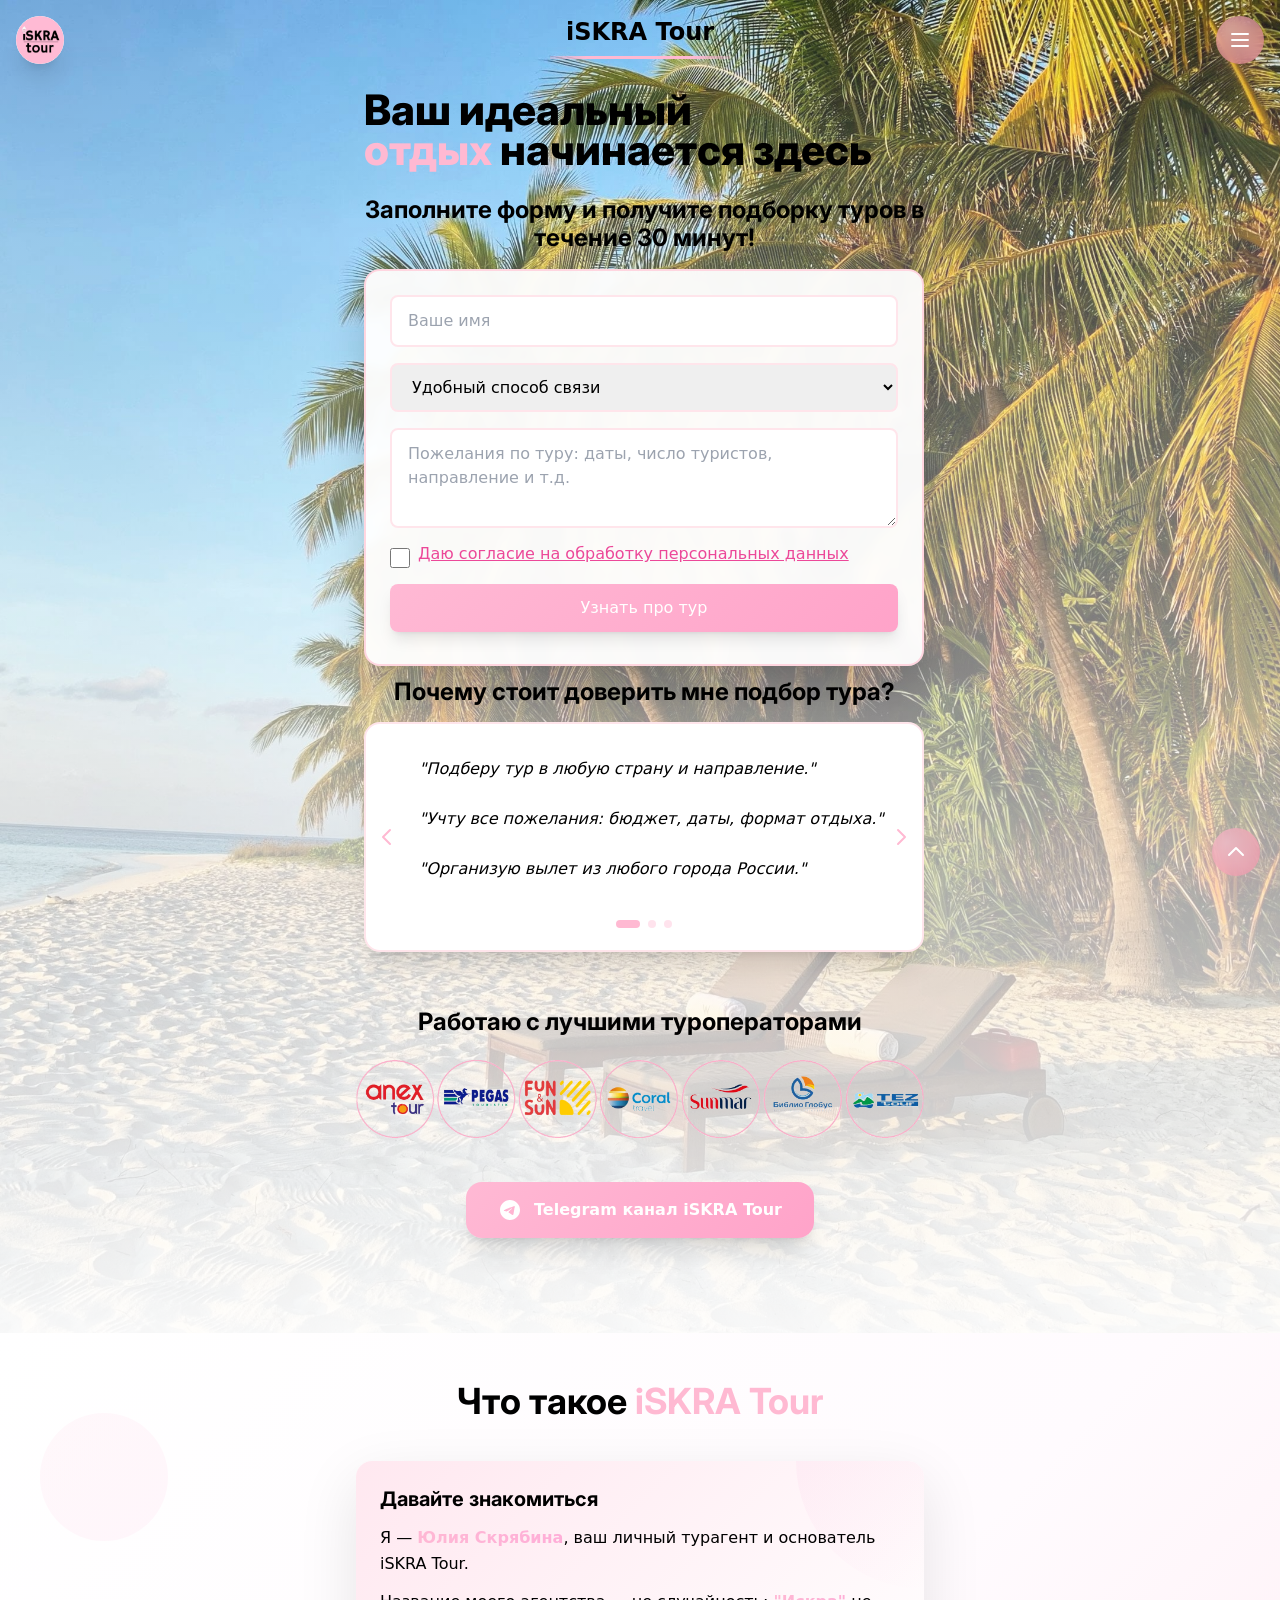
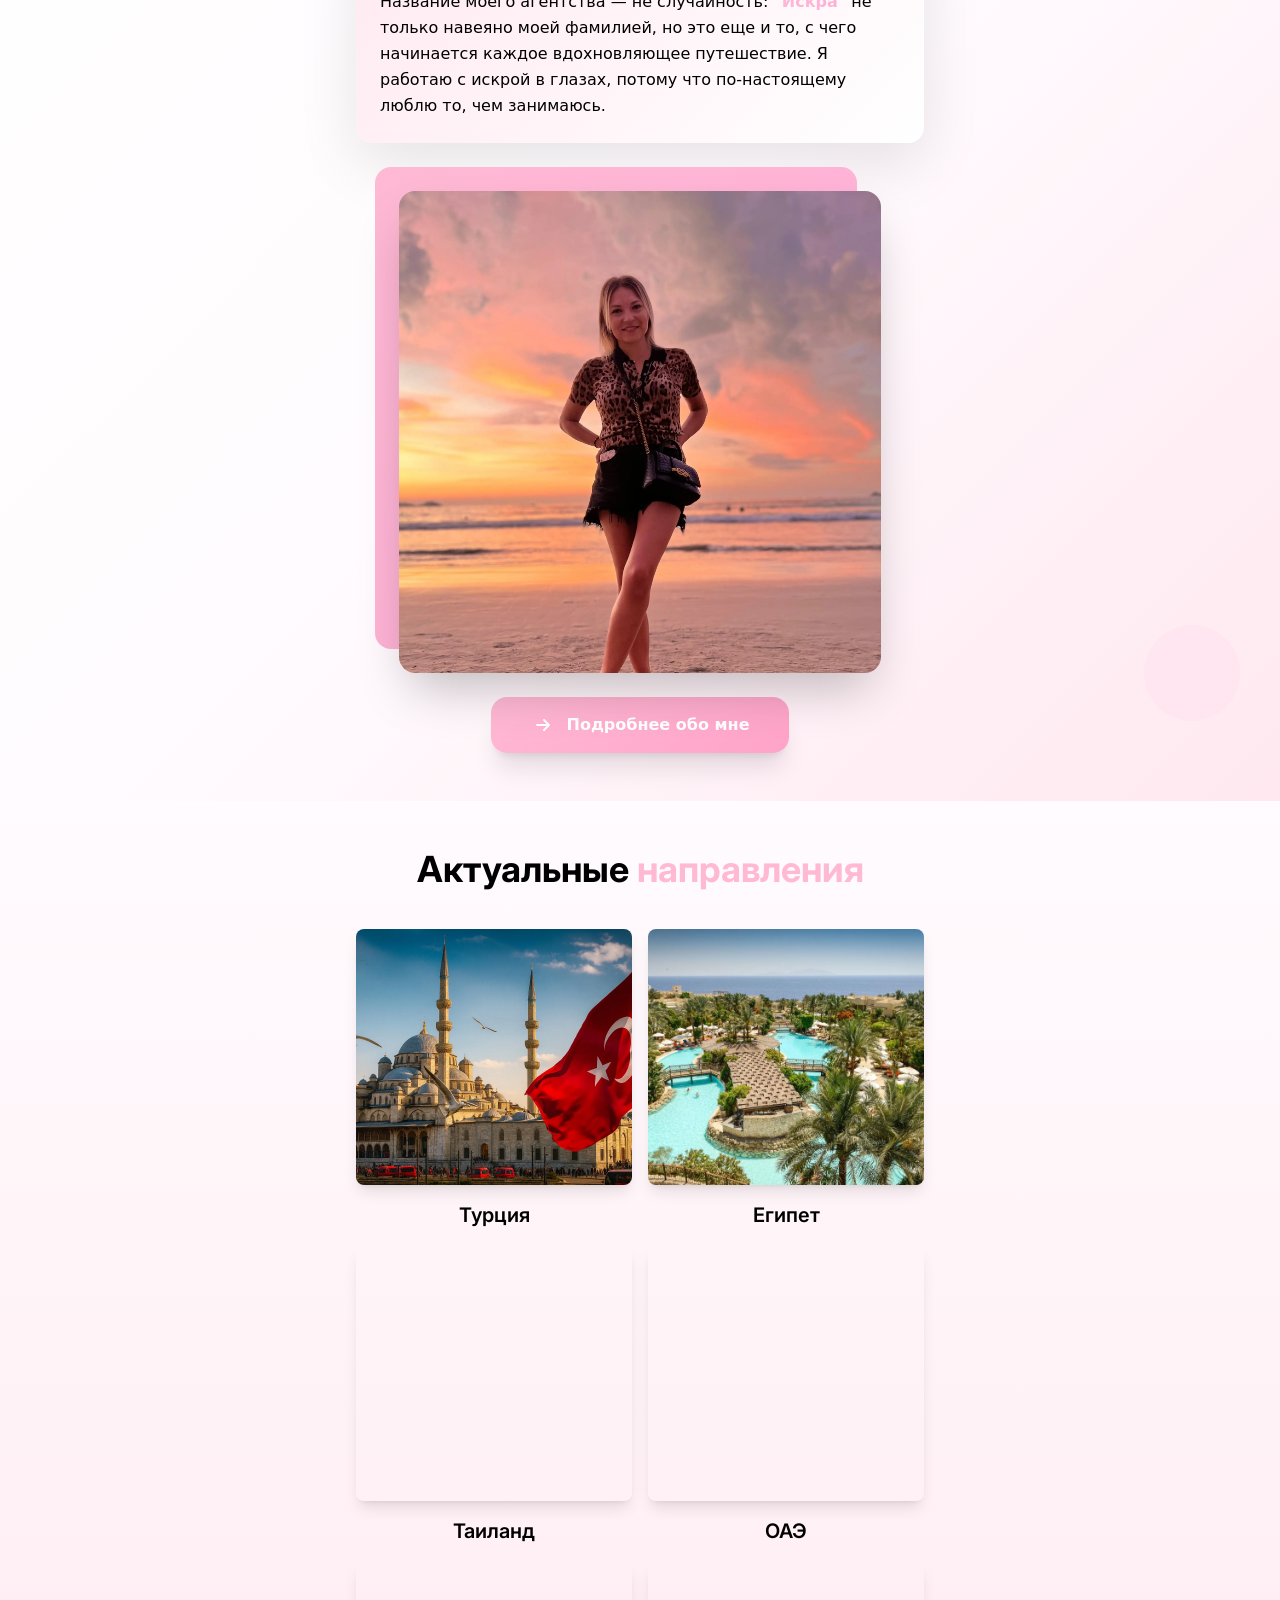
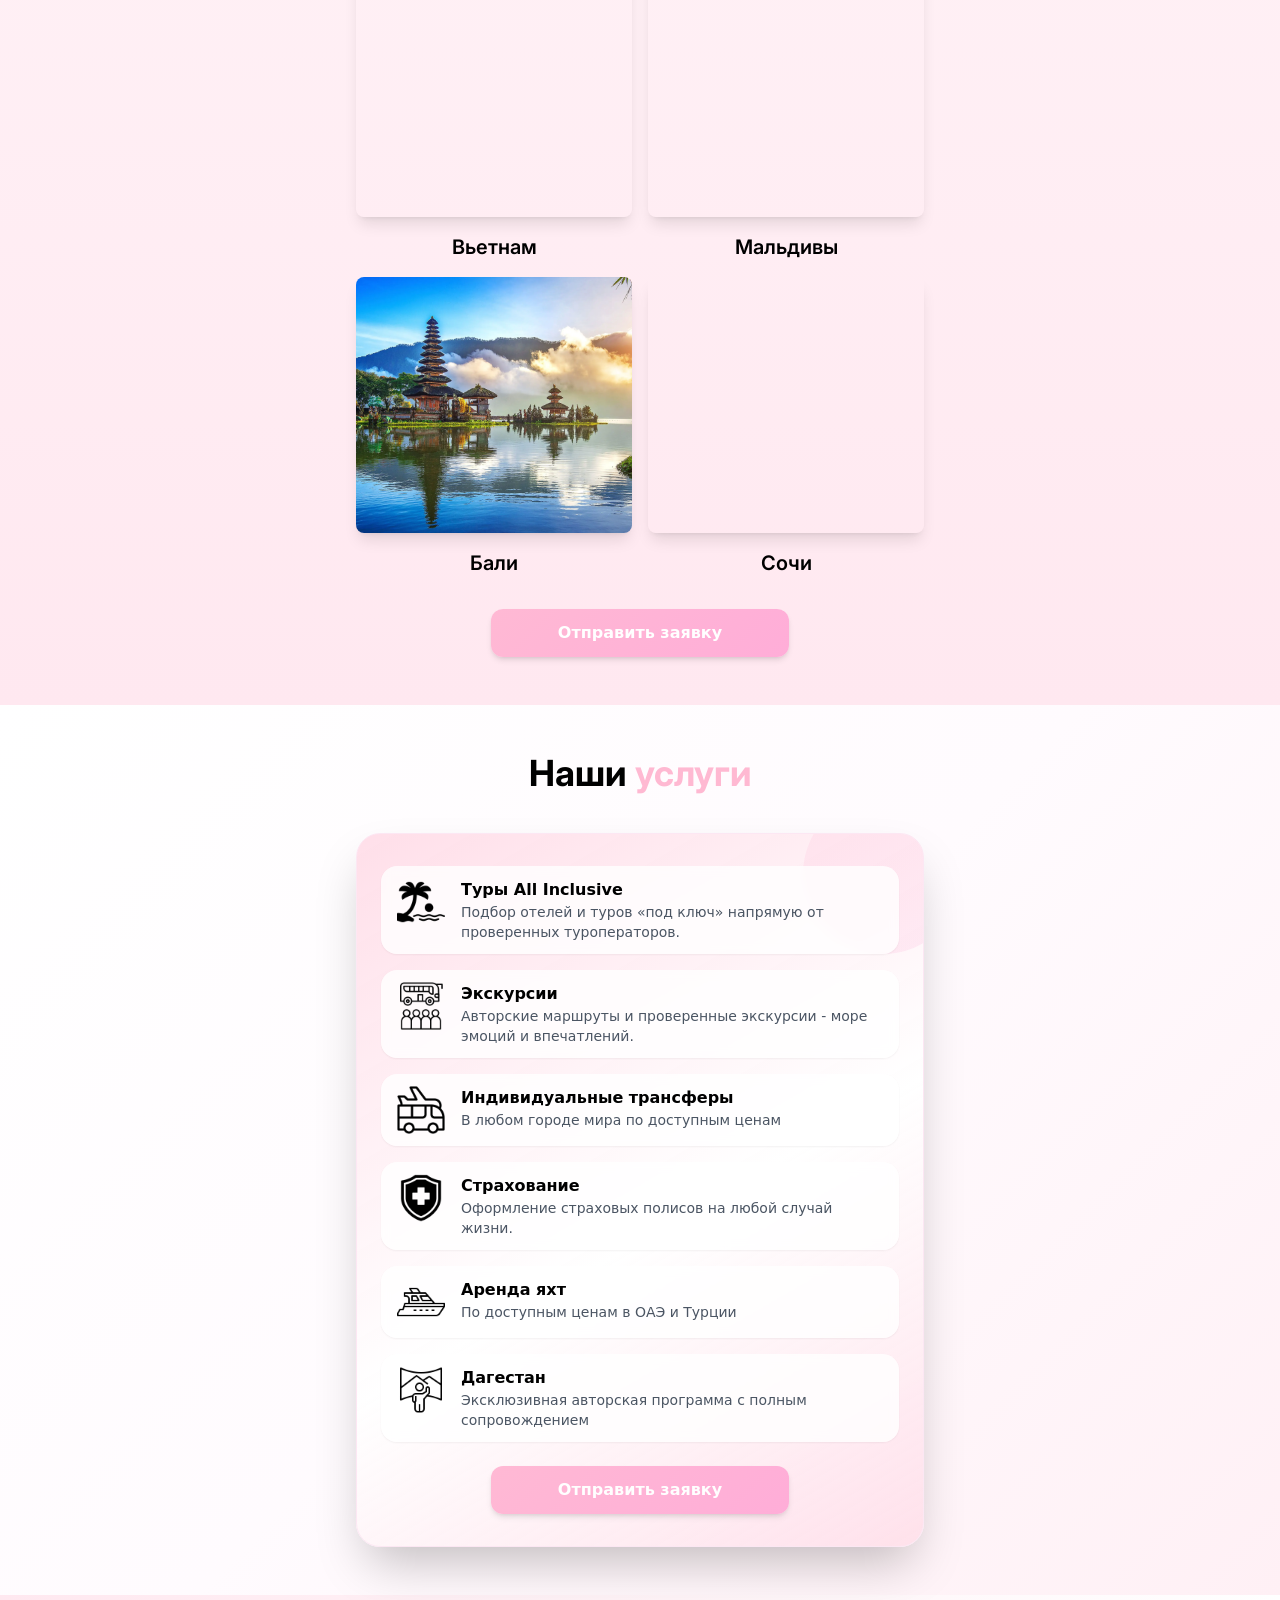
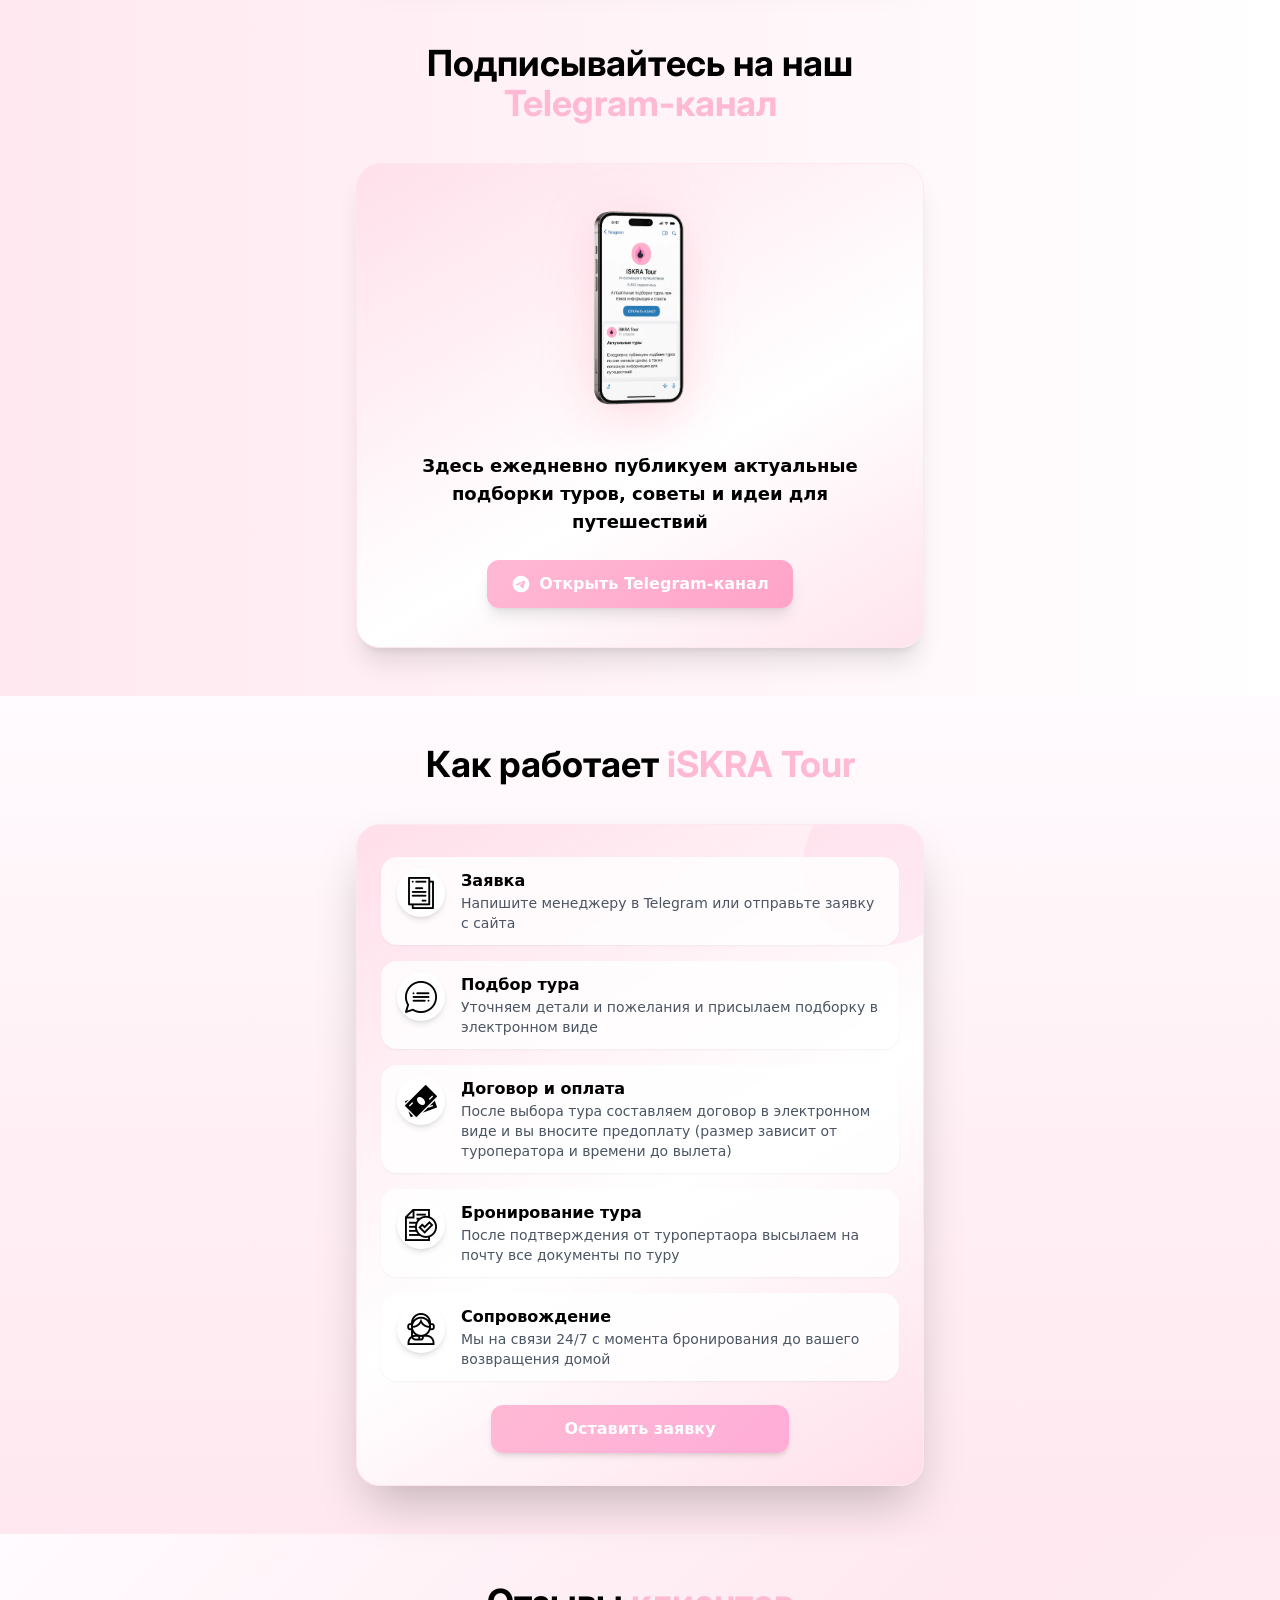
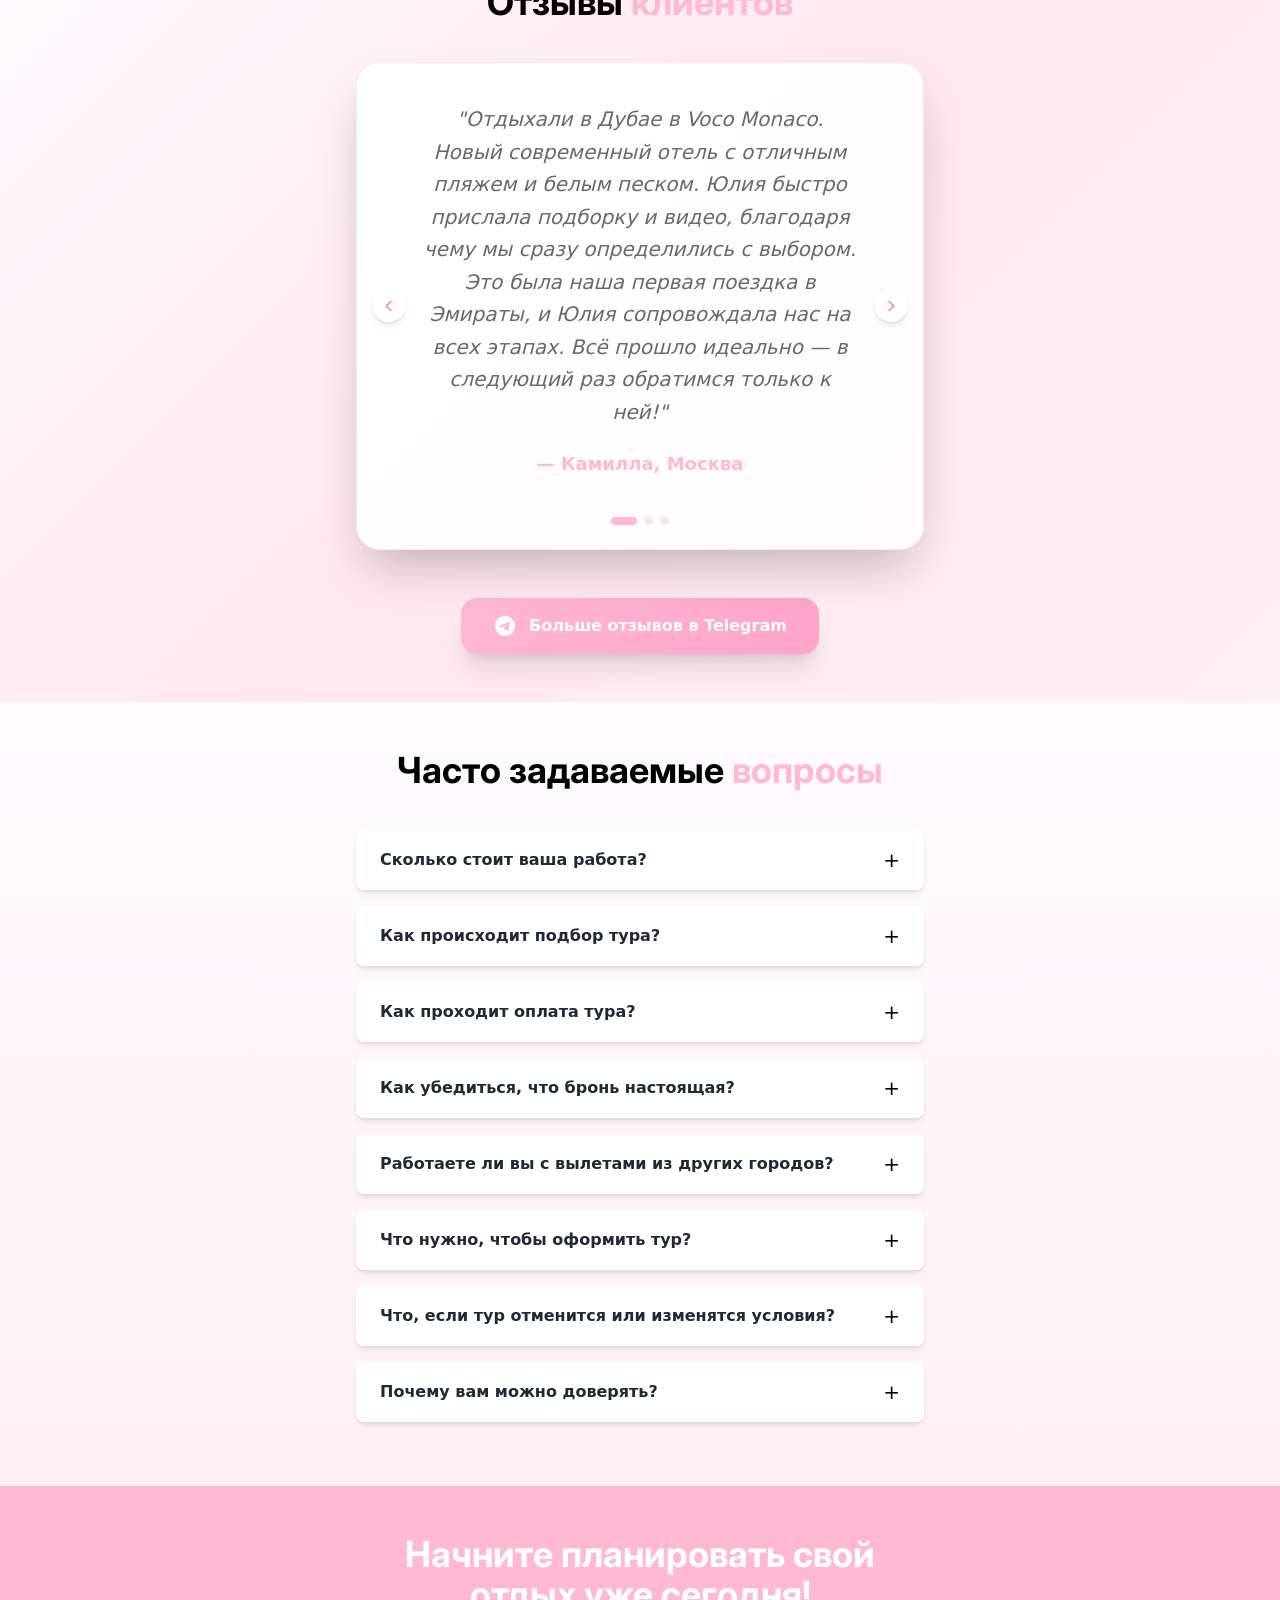
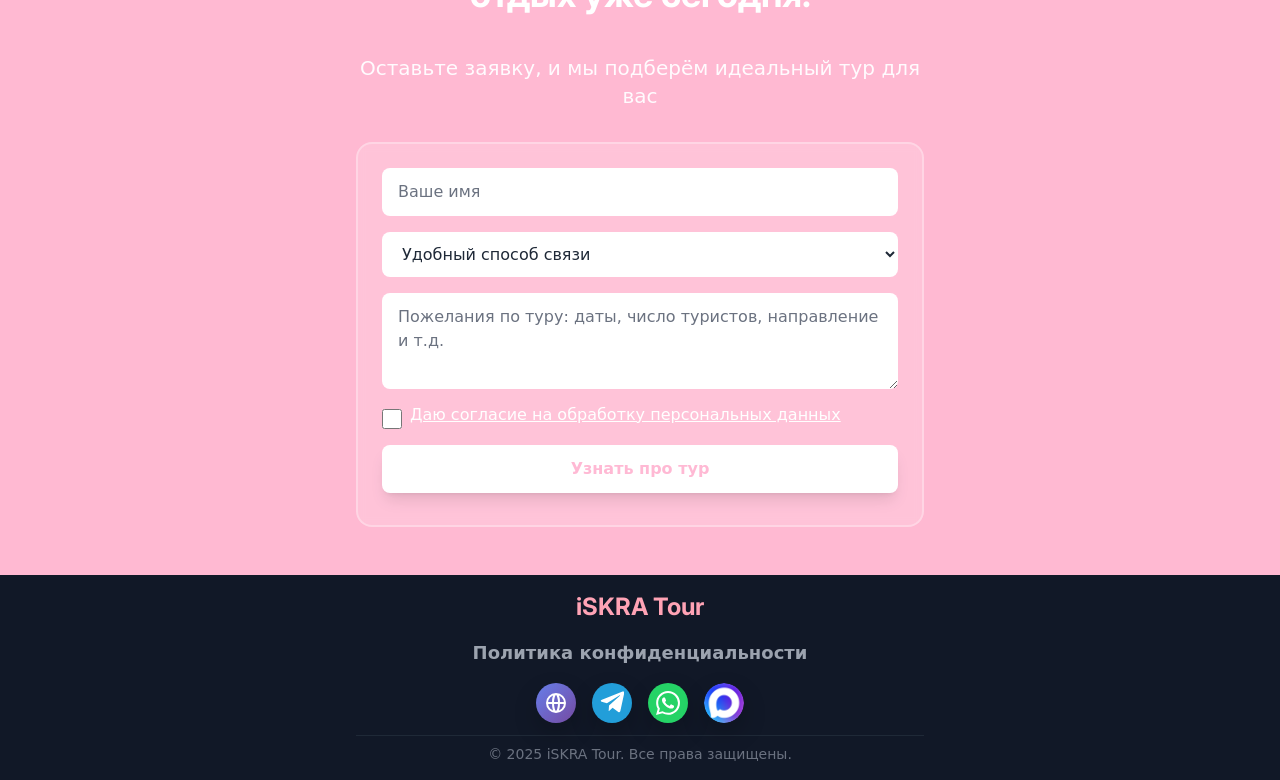
<file: www/iskra-tour.ru/index.html>
<!DOCTYPE html>
<html lang="ru">
<head>
    <meta charset="UTF-8">
    <meta name="viewport" content="width=device-width, initial-scale=1.0">
    <title>iSKRA Tour — Ваш идеальный отдых начинается здесь</title>
    <meta name="description" content="Турагентство iSKRA Tour подберёт тур под ваш стиль жизни: туры All Inclusive, экскурсии и индивидуальные трансферы.">

    <!-- Open Graph for social sharing -->
    <meta property="og:type" content="website">
    <meta property="og:title" content="iSKRA Tour — Ваш идеальный отдых начинается здесь">
    <meta property="og:description" content="iSKRA Tour подберёт тур под ваш стиль жизни: отдых All Inclusive, экскурсии и индивидуальные трансферы.">
    <meta property="og:image" content="images/jpg/hero.jpg">
    <link rel="icon" type="image/png" href="images/png/logo3.png">
    
    <!-- AOS - Animate On Scroll Library -->
    <link href="https://unpkg.com/aos@2.3.1/dist/aos.css" rel="stylesheet">
    
    <!-- Google Fonts -->
    <link rel="preconnect" href="https://fonts.googleapis.com">
    <link rel="preconnect" href="https://fonts.gstatic.com" crossorigin>
    <link href="https://fonts.googleapis.com/css2?family=Inter:wght@300;400;500;600;700&display=swap" rel="stylesheet">
    
    <!-- Tailwind CSS (build output) -->
    <link rel="stylesheet" href="css/tailwind.css">
    
    <!-- Custom Styles -->
    <link rel="stylesheet" href="css/styles.css">
    <style>
        /* Prevent horizontal scroll */
        * {
            max-width: 100%;
            box-sizing: border-box;
        }
        
        html, body {
            overflow-x: hidden !important;
            max-width: 100vw !important;
        }
        
        /* Responsive Hero adjustments for mobile */
        @media (max-width: 1299px) {
            #home.hero-section {
                min-height: auto !important;
                display: block !important;
                align-items: flex-start !important;
            }
            
            #home .container {
                padding-top: 52px !important;
                padding-bottom: 27px !important;
            }
            
            #home.hero-section {
                background-size: cover !important;
                background-position: center top !important;
                background-attachment: scroll !important;
                background-repeat: no-repeat !important;
            }
            
            /* Hide logo text in mobile */
            #header .logo span {
                display: none;
            }
            
            /* Shift hero content to the right by 8px */
            #home .flex.flex-col {
                padding-left: 8px;
            }
        }
        
        /* Reduce spacing between mobile blocks in About section */
        @media (max-width: 1299px) {
            #about .md\\:hidden {
                margin-bottom: 0.75rem;
            }
            #header nav {
                padding-right: 5rem !important;
            }
        }

        @media (max-width: 767px) {
            #header {
                background: transparent !important;
                box-shadow: none !important;
                backdrop-filter: none !important;
            }
        }
        
        @media (min-width: 1300px) {
            #header {
                background: rgba(255, 255, 255, 0.95) !important;
                box-shadow: 0 8px 24px rgba(0, 0, 0, 0.08) !important;
                backdrop-filter: blur(12px);
            }
        }

        
        @media (min-width: 1300px) {
            #home .container {
                padding-top: 112px !important;
                padding-bottom: 80px !important;
            }
        }

        /* Reduce spacing between tour-op image and text in mobile */
        @media (max-width: 1299px) {
            #home .text-center.mt-12 {
                margin-top: 0 !important; /* 0px instead of 48px */
            }
            #home h3.text-lg.font-bold.mt-8.mb-2.text-center {
                margin-top: 1.5rem !important; /* 24px */
            }
            /* Move scroll indicator down by 20px in mobile */
            #home .absolute.bottom-10.left-1\/2.transform.-translate-x-1\/2.animate-bounce {
                bottom: 20px !important;
            }
        }

    </style>
</head>
    <body class="font-sans" style="background: linear-gradient(135deg, #FFF5F7 0%, #FFE8F0 50%, #FFFBFE 100%); overflow-x: hidden; width: 100%;">
    
    <!-- Header -->
    <header id="header" class="relative top-0 w-full z-50 bg-transparent transition-all duration-300 md:fixed md:top-0 md:bg-white/95 md:backdrop-blur-sm md:shadow-sm">
        <nav class="container mx-auto px-4 py-1 flex justify-between items-center relative header-nav">
            <div class="logo hidden md:flex items-center space-x-3">
            <div class="relative">
                    <picture>
                        <source srcset="images/webp/logo3.webp" type="image/webp">
                        <img src="images/png/logo3.png" alt="iSKRA Tour Logo" class="h-16 relative z-10 transition-all duration-300" style="filter: drop-shadow(0 4px 8px rgba(255, 185, 210, 0.5)) drop-shadow(0 2px 4px rgba(0, 0, 0, 0.2)); transform: translateZ(0);" decoding="async">
                    </picture>
                    <div class="absolute inset-0 rounded-full blur-sm opacity-50" style="background: radial-gradient(circle at 30% 30%, rgba(255, 185, 210, 0.6), transparent 70%); transform: translateZ(0);"></div>
                    <div class="absolute inset-0 rounded-full" style="background: radial-gradient(circle at 70% 70%, rgba(255, 255, 255, 0.8), transparent 60%); transform: translateZ(0);"></div>
                </div>
                <span class="text-2xl font-bold" style="color: #000000; text-align: center;">iSKRA Tour</span>
            </div>
            
            <!-- Desktop Menu -->
            <ul class="hidden md:flex space-x-6 text-lg desktop-nav">
                <li><a href="#home" class="nav-link transition hover:opacity-80" style="color: #000000;">Главная</a></li>
                <li><a href="#about" class="nav-link transition hover:opacity-80" style="color: #000000;">О нас</a></li>
                <li><a href="#directions" class="nav-link transition hover:opacity-80" style="color: #000000;">Направления</a></li>
                <li><a href="#services" class="nav-link transition hover:opacity-80" style="color: #000000;">Услуги</a></li>
                <li><a href="#how-it-works" class="nav-link transition hover:opacity-80" style="color: #000000;">Как мы работаем</a></li>
                <li><a href="#testimonials" class="nav-link transition hover:opacity-80" style="color: #000000;">Отзывы</a></li>
                <li><a href="#faq" class="nav-link transition hover:opacity-80" style="color: #000000;">FAQ</a></li>
                <li><a href="#contacts" class="nav-link transition hover:opacity-80" style="color: #000000;">Контакты</a></li>
            </ul>
            
            <a href="https://t.me/iskra_tour_bot" target="_blank" class="hidden md:flex items-center gap-2 px-6 py-2 rounded-full transition-all duration-300 shadow-lg hover:shadow-xl transform hover:scale-105 font-semibold" style="background: linear-gradient(135deg, #ffb9d3 0%, #FFFFFF 100%); color: #000000; text-decoration: none;">
                <svg class="w-5 h-5" fill="#000000" viewBox="0 0 24 24">
                    <path d="M9.036 14.572l-.377 5.31c.54 0 .84-.232 1.157-.513l2.734-2.53 5.716 4.182c1.053.57 1.826.285 2.11-1.04l3.77-17.52c.377-1.515-.566-2.09-1.6-1.8L1.93 8.79c-1.515.54-1.515 1.44-.27 1.854l5.28 1.6 12.29-7.77c.567-.36 1.063-.18.675.216L9.036 14.572z"/>
                </svg>
                Написать менеджеру
            </a>
            
            <!-- Mobile Menu Button -->
            <!-- Mobile Menu Button removed for screens under 1300px -->
        </nav>
        
        <!-- Mobile Menu -->
        <div id="mobileMenu" class="hidden border-t backdrop-blur-md" style="background-color: rgba(255, 255, 255, 0.95); position: fixed; top: 70px; right: 20px; width: 260px; max-width: calc(100% - 40px); z-index: 40; box-shadow: -2px 4px 10px rgba(0,0,0,0.1); border-radius: 20px;">
            <div class="text-center pt-[10px] pb-3 border-b border-pink-100">
                <img src="images/png/logo_menu.png" alt="iSKRA Tour" class="mx-auto w-32 h-auto" loading="lazy">
            </div>
            <ul class="px-4 py-4 space-y-2.5">
                <li><a href="#home" class="block py-[5px] px-3 rounded-lg text-xl font-bold transition-all duration-200 hover:bg-pink-50 active:bg-pink-100 active:scale-95" style="color: #000000;">Главная</a></li>
                <li><a href="#about" class="block py-[5px] px-3 rounded-lg text-xl font-bold transition-all duration-200 hover:bg-pink-50 active:bg-pink-100 active:scale-95" style="color: #000000;">О нас</a></li>
                <li><a href="#directions" class="block py-[5px] px-3 rounded-lg text-xl font-bold transition-all duration-200 hover:bg-pink-50 active:bg-pink-100 active:scale-95" style="color: #000000;">Направления</a></li>
                <li><a href="#services" class="block py-[5px] px-3 rounded-lg text-xl font-bold transition-all duration-200 hover:bg-pink-50 active:bg-pink-100 active:scale-95" style="color: #000000;">Услуги</a></li>
                <li><a href="#how-it-works" class="block py-[5px] px-3 rounded-lg text-xl font-bold transition-all duration-200 hover:bg-pink-50 active:bg-pink-100 active:scale-95" style="color: #000000;">Как мы работаем</a></li>
                <li><a href="#testimonials" class="block py-[5px] px-3 rounded-lg text-xl font-bold transition-all duration-200 hover:bg-pink-50 active:bg-pink-100 active:scale-95" style="color: #000000;">Отзывы</a></li>
                <li><a href="#faq" class="block py-[5px] px-3 rounded-lg text-xl font-bold transition-all duration-200 hover:bg-pink-50 active:bg-pink-100 active:scale-95" style="color: #000000;">FAQ</a></li>
                <li><a href="#contacts" class="block py-[5px] px-3 rounded-lg text-xl font-bold transition-all duration-200 hover:bg-pink-50 active:bg-pink-100 active:scale-95" style="color: #000000;">Контакты</a></li>
            </ul>
            <div class="px-4 pb-[10px]">
                <a href="https://t.me/iskra_tour_bot" target="_blank" class="block text-center w-[calc(100%-24px)] mx-auto py-3 rounded-lg font-semibold text-[18px] transition-all duration-300 shadow-lg hover:shadow-xl transform hover:scale-105" style="background: #ffb9d3; color: #000000; text-decoration: none; margin-bottom: 10px;">
                    Подобрать тур
                </a>
            </div>
        </div>
    </header>

    <!-- Hero Section -->
    <section id="home" class="relative min-h-screen flex items-center overflow-hidden hero-section" style="background-image: url('images/jpg/hero.jpg'); background-size: cover; background-position: center; background-repeat: no-repeat;">
        <div class="container mx-auto px-4 relative z-10 max-w-5xl" style="padding-top: 60px; padding-bottom: 80px;">
            <div class="grid grid-cols-1 md:grid-cols-2 gap-12 items-stretch">
                
                <!-- Left Side - Content -->
                <div data-aos="fade-right" class="flex flex-col items-center md:items-start text-center md:text-left">
                    <h1 class="text-4xl md:text-7xl font-bold.leading-tight" style="color: #000000; margin-bottom: 1.5rem; margin-top: -10px; font-size: 42px; font-weight: 800;">
                        Ваш идеальный<br>
                        <span style="color: #ffb9d2;">отдых</span> начинается здесь
                    </h1>
                    
                    <h3 class="text-lg font-bold mb-4 text-center" style="color: #000000; font-size: 150%;">Заполните форму и получите подборку туров в течение 30 минут!</h3>

                    <!-- Hero Form -->
                    <form id="heroForm" class="bg-white/95 backdrop-blur-sm p-6 rounded-2xl shadow-2xl w-full max-w-lg mb-10" style="border: 2px solid #FFD6E0;">
                        <!-- Honeypot field: скрытое поле, которое не должен заполнять человек -->
                        <div style="position: absolute; left: -9999px; width: 1px; height: 1px; overflow: hidden;" aria-hidden="true">
                            <label>Ваш сайт</label>
                            <input type="text" name="website" tabindex="-1" autocomplete="off">
                        </div>
                        <div class="grid gap-4 mb-2">
                            <input type="text" name="name" placeholder="Ваше имя" required 
                                   class="px-4 py-3 rounded-lg focus:outline-none transition" style="border: 2px solid #FFE5EB;">
                            
                            <select name="contact_method" id="heroContactMethod" required 
                                    class="px-4 py-3 rounded-lg focus:outline-none transition" style="border: 2px solid #FFE5EB;">
                                <option value="">Удобный способ связи</option>
                                <option value="phone">Звонок</option>
                                <option value="whatsapp">WhatsApp</option>
                                <option value="telegram">Telegram</option>
                                <option value="max">MAX</option>
                                <option value="email">Почта</option>
                            </select>
                            
                            <input type="text" name="contact" id="heroContact" placeholder="Контакт" required 
                                   class="px-4 py-3 rounded-lg focus:outline-none transition" style="border: 2px solid #FFE5EB; display: none;">
                            
                            <textarea name="wishes" placeholder="Пожелания по туру: даты, число туристов, направление и т.д." rows="3"
                                      class="px-4 py-3 rounded-lg focus:outline-none transition" style="border: 2px solid #FFE5EB;"></textarea>

                            <div class="flex items-start gap-2">
                                <input type="checkbox" id="heroFormConsent" name="consent" class="mt-1 w-5 h-5 rounded border-gray-300 text-pink-500 focus:ring-pink-500">
                                <label for="heroFormConsent" class="text-sm text-gray-700 cursor-pointer">
                                    <button type="button" id="openPrivacyFromHero" class="text-pink-500 hover:text-pink-600 underline text-left" style="font-size: 16px;">Даю согласие на обработку персональных данных</button>
                                </label>
                            </div>

                            <button type="submit" class="text-white px-6 py-3 rounded-lg transition-all duration-300 shadow-lg hover:shadow-xl transform hover:scale-105 font-medium bg-gradient-main">
                            Узнать про тур
                            </button>
                        </div>
                        <div id="heroFormMessage" class="form-message hidden"></div>
                    </form>
                    
                    <!-- Why Trust Me Section -->
                    <div class="mb-0" data-aos="fade-up">
                        <h3 class="text-lg font-bold mb-4 text-center" style="color: #000000; font-size: 150%;">Почему стоит доверить мне подбор тура?</h3>
                        
                        <!-- Carousel Container with Static Background -->
                        <div class="relative mb-6">
                            <!-- Static Background Layer -->
                            <div class="relative bg-white rounded-2xl p-4 shadow-xl border-2" style="border-color: #FFE5EB; min-height: 210px;">
                                <!-- Carousel Container -->
                                <div class="relative" style="overflow: hidden;">
                                    <div id="benefitsCarousel" class="flex transition-transform duration-1000 ease-in-out" style="will-change: transform;">
                                        <!-- Rectangle 1 -->
                                        <div class="flex-shrink-0" style="width: 100%; box-sizing: border-box;">
                                            <div class="bg-white flex flex-col" style="min-height: 182px; padding: 1rem;">
                                                <div class="space-y-6 flex-grow" style="padding-left: calc(1rem + 5px);">
                                                    <blockquote class="text-sm italic leading-relaxed" style="color: #000000; font-size: 16px;">
                                                        "Подберу тур в любую страну и направление."
                                                    </blockquote>
                                                    <blockquote class="text-sm italic leading-relaxed" style="color: #000000; font-size: 16px;">
                                                        "Учту все пожелания: бюджет, даты, формат отдыха."
                                                    </blockquote>
                                                    <blockquote class="text-sm italic leading-relaxed" style="color: #000000; font-size: 16px;">
                                                        "Организую вылет из любого города России."
                                                    </blockquote>
                                                </div>
                                            </div>
                                        </div>
                                        
                                                <!-- Rectangle 2 -->
                                        <div class="flex-shrink-0" style="width: 100%; box-sizing: border-box;">
                                            <div class="bg-white flex flex-col" style="min-height: 182px; padding: 1rem;">
                                                <div class="space-y-4 flex-grow" style="padding-left: calc(1rem + 5px);">
                                                    <blockquote class="text-sm italic leading-relaxed" style="color: #000000; font-size: 16px;">
                                                        "Работаю онлайн — удобно, быстро и прозрачно."
                                                    </blockquote>
                                                    <blockquote class="text-sm italic leading-relaxed" style="color: #000000; font-size: 16px;">
                                                        "Цены — напрямую от проверенных туроператоров (в моей подборке цены обновляются онлайн)."
                                                    </blockquote>
                                                    <blockquote class="text-sm italic leading-relaxed" style="color: #000000; font-size: 16px;">
                                                        "Вы ничего не переплачиваете — мою работу оплачивает туроператор, а не вы."
                                                    </blockquote>
                                                </div>
                                            </div>
                                        </div>
                                        
                                        <!-- Rectangle 3 -->
                                        <div class="flex-shrink-0" style="width: 100%; box-sizing: border-box;">
                                            <div class="bg-white flex flex-col" style="min-height: 182px; padding: 1rem;">
                                                <div class="space-y-4 flex-grow" style="padding-left: calc(1rem + 5px);">
                                                    <blockquote class="text-sm italic leading-relaxed" style="color: #000000; font-size: 16px;">
                                                        "Работаю официально, в составе лицензированного турагентства."
                                                    </blockquote>
                                                    <blockquote class="text-sm italic leading-relaxed" style="color: #000000; font-size: 16px;">
                                                        "Сотрудничаю только с проверенными компаниями."
                                                    </blockquote>
                                                    <blockquote class="text-sm italic leading-relaxed" style="color: #000000; font-size: 16px;">
                                                        "Всегда на связи — до, во время и после отпуска."
                                                    </blockquote>
                                                </div>
                                            </div>
                                        </div>
                                    </div>
                                    
                                    <!-- Indicators Overlay -->
                                    <div id="carouselIndicators" class="absolute bottom-4 left-1/2 -translate-x-1/2 flex items-center justify-center gap-2 z-10" style="bottom: 6px;"></div>
                                </div>
                                
                                <!-- Navigation Arrows Overlay -->
                                <button onclick="prevSlide()" class="absolute top-1/2 -translate-y-1/2 w-8 h-8 flex items-center justify-center transition-all duration-300 hover:scale-110 z-10" style="color: #ffb9d2; left: 5px;">
                                    <svg class="w-6 h-6" fill="none" stroke="currentColor" stroke-width="2" viewBox="0 0 24 24">
                                        <path stroke-linecap="round" stroke-linejoin="round" d="M15 19l-7-7 7-7"></path>
                                    </svg>
                                </button>
                                <button onclick="nextSlide()" class="absolute top-1/2 -translate-y-1/2 w-8 h-8 flex items-center justify-center transition-all duration-300 hover:scale-110 z-10" style="color: #ffb9d2; right: 5px;">
                                    <svg class="w-6 h-6" fill="none" stroke="currentColor" stroke-width="2" viewBox="0 0 24 24">
                                        <path stroke-linecap="round" stroke-linejoin="round" d="M9 5l7 7-7 7"></path>
                                    </svg>
                                </button>
                            </div>
                        </div>
                        
                    </div>
                </div>
                
                <!-- Right Side - Image -->
                <div class="relative hidden md:block hero-image-col" data-aos="fade-left">
                    <div class="relative h-full" style="box-shadow: 0 30px 80px rgba(255, 138, 165, 0.25);">
                        <div class="absolute -top-6 -right-6 w-full h-full rounded-3xl" style="background: linear-gradient(135deg, #FFB9D4, #FFADD8);"></div>
                        <picture class="relative block w-full h-full">
                            <source srcset="images/webp/hero.webp" type="image/webp">
                            <img src="images/jpg/hero.jpg" alt="Путешествие" class="relative w-full h-full object-cover rounded-3xl shadow-2xl" style="object-position: center;" fetchpriority="high">
                        </picture>
                    </div>
                </div>
            </div>

            <!-- Additional Elements After Grid -->
            <div class="text-center mt-8">
                <h3 class="text-lg font-bold mb-2 text-center" style="color: #000000; font-size: 150%;">Работаю с лучшими туроператорами</h3>

                <!-- Tour Operator Photo (visible up to 1300px) -->
                <div class="mt-6 tour-op-image mx-auto" style="display: block; max-width: 768px; margin-bottom: 20px;">
                    <picture>
                        <source srcset="images/webp/tour-op.webp" type="image/webp">
                        <img src="images/png/tour-op.png" alt="Tour Operator" class="w-full h-auto" style="max-width: 100%; object-fit: contain;" loading="lazy">
                    </picture>
                </div>

                <!-- Telegram CTA -->
                <a href="https://t.me/iskratour" target="_blank" class="inline-flex items-center justify-center space-x-3 px-8 py-4 rounded-2xl transition-all duration-300 hover:scale-105 shadow-xl mt-6 bg-gradient-main" style="color: white; text-decoration: none; margin-bottom: 20px;">
                    <svg class="w-6 h-6" fill="currentColor" viewBox="0 0 24 24">
                        <path d="M12 2C6.48 2 2 6.48 2 12s4.48 10 10 10 10-4.48 10-10S17.52 2 12 2zm4.64 6.8c-.15 1.58-.8 5.42-1.13 7.19-.14.75-.42 1-.68 1.03-.58.05-1.02-.38-1.58-.75-.88-.58-1.38-.94-2.23-1.5-.99-.65-.35-1.01.22-1.59.15-.15 2.71-2.48 2.76-2.69a.2.2 0 00-.05-.18c-.06-.05-.14-.03-.21-.02-.09.02-1.49.95-4.22 2.79-.4.27-.76.41-1.08.4-.36-.01-1.04-.2-1.55-.37-.63-.21-1.13-.33-1.09-.7.02-.17.25-.35.7-.52 2.74-1.2 4.56-1.99 5.79-2.4 2.79-1.13 3.37-1.33 3.75-1.34.33-.01.52.04.71.18.15.12.21.28.2.47-.01.19-.04.22-.03.33 0 .11.02.14.03.23-.06.07-.02.12-.02.21 0 .03.01.05.01.08-.01.02-.02.02-.04.03z"/>
                    </svg>
                    <span class="font-semibold md:hidden">Telegram канал iSKRA Tour</span>
                    <span class="font-semibold hidden md:inline">Посмотреть подборки туров в Telegram</span>
                </a>
            </div>

        </div>
        
        <!-- Scroll Indicator -->
        <div class="absolute bottom-10 left-1/2 transform -translate-x-1/2 animate-bounce" data-aos="fade-up" data-aos-delay="500">
        </div>
    </section>

    <!-- About Section -->
    <section id="about" class="py-20 relative overflow-hidden" style="background: linear-gradient(135deg, #FFFFFF 0%, #FFFBFE 50%, #FFE8F0 100%);">
        <!-- Background decorative elements -->
        <div class="absolute top-20 left-10 w-32 h-32 rounded-full opacity-10" style="background: linear-gradient(135deg, #FFB9D4, #FFADD8);"></div>
        <div class="absolute bottom-20 right-10 w-24 h-24 rounded-full opacity-10" style="background: linear-gradient(135deg, #FFADD8, #FFB9D4);"></div>
        
        <div class="container mx-auto px-4 relative z-10 max-w-5xl">
            <div class="max-w-6xl mx-auto">
                <!-- Section Title -->
                <div class="text-center mb-5" data-aos="fade-up">
                    <h2 class="text-4xl md:text-5xl font-bold mb-6" style="color: #000000;">
                        Что такое <span style="color: #ffb9d2;">iSKRA Tour</span>
            </h2>
                </div>

                <!-- Main Content -->
                <div class="grid grid-cols-1 md:grid-cols-2 gap-12" data-aos="fade-up">
                    <!-- 1. Introduction - Mobile order 1 -->
                    <div class="md:hidden relative overflow-hidden rounded-2xl p-6 shadow-xl transition-all duration-300 hover:shadow-2xl group" style="background: linear-gradient(135deg, #FFE8F0 0%, #FFFFFF 100%); box-shadow: 0 20px 60px rgba(0, 0, 0, 0.1);">
                        <div class="absolute top-0 right-0 w-32 h-32 bg-gradient-to-br from-pink-200 to-transparent rounded-bl-full opacity-20 group-hover:opacity-30 transition-opacity duration-300"></div>
                        <h3 class="text-xl font-bold mb-3 relative z-10" style="color: #000000;">Давайте знакомиться</h3>
                        <p class="text-base leading-relaxed mb-3 relative z-10" style="color: #000000;">
                            Я — <strong style="background: linear-gradient(135deg, #FFB9D4, #FFADD8); -webkit-background-clip: text; -webkit-text-fill-color: transparent; background-clip: text;">Юлия Скрябина</strong>, ваш личный турагент и основатель iSKRA Tour.
                        </p>
                        <p class="text-base leading-relaxed relative z-10" style="color: #000000;">
                            Название моего агентства — не случайность: <strong style="background: linear-gradient(135deg, #FFB9D4, #FFADD8); -webkit-background-clip: text; -webkit-text-fill-color: transparent; background-clip: text;">"Искра"</strong> не только навеяно моей фамилией, но это еще и то, с чего начинается каждое вдохновляющее путешествие. Я работаю с искрой в глазах, потому что по-настоящему люблю то, чем занимаюсь.
                        </p>
                    </div>

                    <!-- 2. Photo - Mobile order 2 -->
                    <div class="md:hidden flex flex-col items-center" data-aos="fade-up" data-aos-delay="100">
                        <div class="relative w-full" style="max-width: 85%;">
                            <div class="absolute -top-6 -left-6 w-full h-full rounded-2xl" style="background: linear-gradient(135deg, #FFB9D4, #FFADD8);"></div>
                            <picture class="relative block">
                                <source srcset="images/webp/obo_mne.webp" type="image/webp">
                                <img src="images/jpg/obo_mne.jpg" alt="Юлия Скрябина - основатель iSKRA Tour" class="relative w-full aspect-square object-cover rounded-2xl shadow-2xl" style="object-position: center top;">
                            </picture>
                        </div>
                        <button type="button" data-open-about-modal class="mt-6 inline-flex items-center justify-center gap-3 px-8 py-4 rounded-2xl transition-all duration-300 hover:scale-105 shadow-xl text-white font-semibold bg-gradient-main" style="width: 298.75px;">
                            <svg class="w-6 h-6" fill="none" stroke="currentColor" stroke-width="2" viewBox="0 0 24 24">
                                <path stroke-linecap="round" stroke-linejoin="round" d="M13 7l5 5-5 5M6 12h12"></path>
                            </svg>
                            Подробнее обо мне
                        </button>
                </div>
                
                    <!-- Desktop Layout -->
                    <!-- Left Side - Photo -->
                    <div class="hidden md:flex md:flex-col md:gap-6 desktop-photo-container" data-aos="fade-right">
                        <div class="relative">
                            <div class="absolute -top-6 -left-6 w-full h-full rounded-2xl desktop-photo-bg" style="background: linear-gradient(135deg, #FFB9D4, #FFADD8);"></div>
                            <picture class="relative block">
                                <source srcset="images/webp/obo_mne.webp" type="image/webp">
                                <img src="images/jpg/obo_mne.jpg" alt="Юлия Скрябина - основатель iSKRA Tour" class="relative w-full aspect-square object-cover rounded-2xl shadow-2xl desktop-photo-img" style="object-position: center top;">
                            </picture>
                        </div>
                    </div>
                
                    <!-- Right Side - Content (Desktop) -->
                    <div class="hidden md:flex md:flex-col" data-aos="fade-left" style="gap: 1.5rem;">
                        <div class="relative overflow-hidden rounded-2xl p-6 shadow-xl transition-all duration-300 hover:shadow-2xl group" style="background: linear-gradient(135deg, #FFE8F0 0%, #FFFFFF 100%); box-shadow: 0 20px 60px rgba(0, 0, 0, 0.1);">
                            <div class="absolute top-0 right-0 w-32 h-32 bg-gradient-to-br from-pink-200 to-transparent rounded-bl-full opacity-20 group-hover:opacity-30 transition-opacity duration-300"></div>
                            <h3 class="text-xl font-bold mb-3 relative z-10" style="color: #000000;">Давайте знакомиться</h3>
                            <p class="text-base leading-relaxed mb-3 relative z-10" style="color: #000000;">
                                Я — <strong style="background: linear-gradient(135deg, #FFB9D4, #FFADD8); -webkit-background-clip: text; -webkit-text-fill-color: transparent; background-clip: text;">Юлия Скрябина</strong>, ваш личный турагент и основатель iSKRA Tour.
                            </p>
                            <p class="text-base leading-relaxed relative z-10" style="color: #000000;">
                                Название моего агентства — не случайность: <strong style="background: linear-gradient(135deg, #FFB9D4, #FFADD8); -webkit-background-clip: text; -webkit-text-fill-color: transparent; background-clip: text;">"Искра"</strong> не только навеяно моей фамилией, но это еще и то, с чего начинается каждое вдохновляющее путешествие. Я работаю с искрой в глазах, потому что по-настоящему люблю то, чем занимаюсь.
                            </p>
                        </div>
                        <div class="relative overflow-hidden rounded-2xl p-6 shadow-xl text-left transition-all duration-300 hover:shadow-2xl group" style="background: linear-gradient(135deg, #FFE8F0 0%, #FFFFFF 100%); box-shadow: 0 20px 60px rgba(0, 0, 0, 0.1);">
                            <div class="absolute top-0 right-0 w-32 h-32 bg-gradient-to-br from-pink-200 to-transparent rounded-bl-full.opacity-20 group-hover:opacity-30 transition-opacity duration-300"></div>
                            <h3 class="text-lg font-bold mb-3 relative z-10" style="color: #000000;">Готовы к новому приключению?</h3>
                            <p class="text-sm leading-relaxed mb-4 relative z-10 adventure-text" style="color: #000000;">
                                Если вы ищете не просто тур, а вдохновляющее и продуманное путешествие, добро пожаловать в iSKRA Tour. Я помогу зажечь ту самую искру, с которой начинается ваше новое приключение.
                            </p>
                        </div>
                    </div>
                </div>
                <div class="hidden md:flex justify-center mt-8">
                    <button type="button" data-open-about-modal class="inline-flex items-center justify-center gap-3 px-8 py-4 rounded-2xl transition-all duration-300 hover:scale-105 shadow-xl text-white font-semibold bg-gradient-main" style="width: 298.75px;">
                        <svg class="w-6 h-6" fill="none" stroke="currentColor" stroke-width="2" viewBox="0 0 24 24">
                            <path stroke-linecap="round" stroke-linejoin="round" d="M13 7l5 5-5 5M6 12h12"></path>
                        </svg>
                        Подробнее обо мне
                    </button>
                </div>
            </div>
        </div>
    </section>

    <div id="afterAbout"></div>

    <!-- Directions Section -->
    <section id="directions" class="py-12" style="background: linear-gradient(180deg, #FFFBFE 0%, #FFF0F5 50%, #FFE8F0 100%);">
        <div class="container mx-auto px-4 max-w-5xl">
            <h2 class="text-4xl md:text-5xl font-bold text-center mb-10" data-aos="fade-up" style="color: #000000;">
                Актуальные <span style="color: #ffb9d2;">направления</span>
            </h2>
            
            <div class="grid grid-cols-2 md:grid-cols-4 gap-4 md:gap-6">
                <!-- Turkey -->
                <div class="direction-card group" data-aos="zoom-in" data-country="turkey" data-name="Турция">
                    <picture>
                        <source srcset="images/webp/turkey.webp" type="image/webp">
                        <img src="images/jpg/turkey.jpg" alt="Турция" class="w-full h-64 object-cover rounded-lg shadow-lg group-hover:scale-105 transition-transform duration-300" loading="lazy" decoding="async">
                    </picture>
                    <div class="mt-4 text-center">
                        <h3 class="text-xl font-semibold" style="color: #000000;">Турция</h3>
                    </div>
                </div>
                
                <!-- Egypt -->
                <div class="direction-card group" data-aos="zoom-in" data-aos-delay="100" data-country="egypt" data-name="Египет">
                    <picture>
                        <source srcset="images/webp/egypt.webp" type="image/webp">
                        <img src="images/jpg/egypt.jpg" alt="Египет" class="w-full h-64 object-cover rounded-lg shadow-lg group-hover:scale-105 transition-transform duration-300" loading="lazy" decoding="async">
                    </picture>
                    <div class="mt-4 text-center">
                        <h3 class="text-xl font-semibold" style="color: #000000;">Египет</h3>
                    </div>
                </div>
                
                <!-- Thailand -->
                <div class="direction-card group" data-aos="zoom-in" data-aos-delay="200" data-country="thailand" data-name="Таиланд">
                    <picture>
                        <source srcset="images/webp/thailand.webp" type="image/webp">
                        <img src="images/jpg/thailand.jpg" alt="Таиланд" class="w-full h-64 object-cover rounded-lg shadow-lg group-hover:scale-105 transition-transform duration-300" loading="lazy" decoding="async">
                    </picture>
                    <div class="mt-4 text-center">
                        <h3 class="text-xl font-semibold" style="color: #000000;">Таиланд</h3>
                    </div>
                </div>
                
                <!-- UAE -->
                <div class="direction-card group" data-aos="zoom-in" data-aos-delay="300" data-country="uae" data-name="ОАЭ">
                    <picture>
                        <source srcset="images/webp/uae.webp" type="image/webp">
                        <img src="images/jpg/uae.jpg" alt="ОАЭ" class="w-full h-64 object-cover rounded-lg shadow-lg group-hover:scale-105 transition-transform duration-300" loading="lazy" decoding="async">
                    </picture>
                    <div class="mt-4 text-center">
                        <h3 class="text-xl font-semibold" style="color: #000000;">ОАЭ</h3>
                    </div>
                </div>
                
                <!-- Vietnam -->
                <div class="direction-card group" data-aos="zoom-in" data-aos-delay="400" data-country="vietnam" data-name="Вьетнам">
                    <picture>
                        <source srcset="images/webp/vietnam.webp" type="image/webp">
                        <img src="images/jpg/vietnam.jpg" alt="Вьетнам" class="w-full h-64 object-cover rounded-lg shadow-lg group-hover:scale-105 transition-transform duration-300" loading="lazy" decoding="async">
                    </picture>
                    <div class="mt-4 text-center">
                        <h3 class="text-xl font-semibold" style="color: #000000;">Вьетнам</h3>
                    </div>
                </div>
                
                <!-- Maldives -->
                <div class="direction-card group" data-aos="zoom-in" data-aos-delay="500" data-country="maldives" data-name="Мальдивы">
                    <picture>
                        <source srcset="images/webp/maldives.webp" type="image/webp">
                        <img src="images/jpg/maldives.jpg" alt="Мальдивы" class="w-full h-64 object-cover rounded-lg shadow-lg group-hover:scale-105 transition-transform duration-300" loading="lazy" decoding="async">
                    </picture>
                    <div class="mt-4 text-center">
                        <h3 class="text-xl font-semibold" style="color: #000000;">Мальдивы</h3>
                    </div>
                </div>
                
                <!-- Bali -->
                <div class="direction-card group" data-aos="zoom-in" data-aos-delay="600" data-country="bali" data-name="Бали">
                    <picture>
                        <source srcset="images/webp/bali.webp" type="image/webp">
                        <img src="images/jpg/bali.jpg" alt="Бали" class="w-full h-64 object-cover rounded-lg shadow-lg group-hover:scale-105 transition-transform duration-300" loading="lazy" decoding="async">
                    </picture>
                    <div class="mt-4 text-center">
                        <h3 class="text-xl font-semibold" style="color: #000000;">Бали</h3>
                    </div>
                </div>
                
                <!-- Sochi -->
                <div class="direction-card group" data-aos="zoom-in" data-aos-delay="700" data-country="sochi" data-name="Сочи">
                    <picture>
                        <source srcset="images/webp/sochi.webp" type="image/webp">
                        <img src="images/jpg/sochi.jpg" alt="Сочи" class="w-full h-64 object-cover rounded-lg shadow-lg group-hover:scale-105 transition-transform duration-300" loading="lazy" decoding="async">
                    </picture>
                    <div class="mt-4 text-center">
                        <h3 class="text-xl font-semibold" style="color: #000000;">Сочи</h3>
                    </div>
                </div>
            </div>

            <div class="mt-8 md:hidden text-center">
                <a href="#ctaForm" data-no-smooth="true" class="inline-flex items-center justify-center gap-2 px-6 py-3 rounded-xl text-base font-semibold shadow-md text-white transition-all duration-300 hover:scale-105 hover:shadow-xl" style="background: linear-gradient(135deg, #FFB9D4, #FFADD8); text-decoration: none; width: 100%; max-width: 298.75px;">
                    Отправить заявку
                </a>
            </div>
        </div>
    </section>

    <!-- Services Section -->
    <section id="services" class="py-12" style="background: linear-gradient(135deg, #FFFFFF 0%, #FFFBFE 50%, #FFF0F5 100%);">
        <div class="container mx-auto px-4 max-w-5xl">
            <h2 class="text-4xl md:text-5xl font-bold text-center mb-10" data-aos="fade-up" style="color: #000000;">
                Наши <span style="color: #ffb9d2;">услуги</span>
            </h2>
            
            <!-- Mobile condensed card -->
            <div class="md:hidden" data-aos="fade-up">
                <div class="relative overflow-hidden rounded-3xl px-6 py-8 shadow-2xl border border-pink-100" style="background: linear-gradient(150deg, rgba(255, 221, 232, 0.95) 0%, #FFFFFF 55%, rgba(255, 221, 232, 0.85) 100%);">
                    <div class="absolute -top-10 -right-10 w-40 h-40 rounded-full opacity-20" style="background: linear-gradient(135deg, #FFB9D4, #FFADD8);"></div>
                    <div class="relative">
                        <div class="grid grid-cols-1 gap-4">
                            <div class="flex items-start gap-4 rounded-2xl px-4 py-3 bg-white/80 backdrop-blur-sm shadow-sm">
                            <div class="flex-shrink-0 w-12 h-12">
                                <picture>
                                    <source srcset="images/webp/all-inclusive.webp" type="image/webp">
                                    <img src="images/png/all-inclusive.png" alt="All Inclusive" class="w-full h-full object-contain" loading="lazy">
                                </picture>
                            </div>
                                <div>
                                    <p class="font-semibold" style="color: #000000;">Туры All Inclusive</p>
                                    <p class="text-sm text-gray-600">Подбор отелей и туров «под ключ» напрямую от проверенных туроператоров.</p>
                                </div>
                            </div>
                            <div class="flex items-start gap-4 rounded-2xl px-4 py-3 bg-white/80 backdrop-blur-sm shadow-sm">
                                <div class="flex-shrink-0 w-12 h-12">
                                    <picture>
                                        <source srcset="images/webp/excursion.webp" type="image/webp">
                                        <img src="images/png/excursion.png" alt="Экскурсии" class="w-full h-full object-contain" loading="lazy">
                                    </picture>
                                </div>
                                <div>
                                    <p class="font-semibold" style="color: #000000;">Экскурсии</p>
                                    <p class="text-sm text-gray-600">Авторские маршруты и проверенные экскурсии - море эмоций и впечатлений.</p>
                                </div>
                            </div>
                            <div class="flex items-start gap-4 rounded-2xl px-4 py-3 bg-white/80 backdrop-blur-sm shadow-sm">
                                <div class="flex-shrink-0 w-12 h-12">
                                    <picture>
                                        <source srcset="images/webp/transfer.webp" type="image/webp">
                                        <img src="images/png/transfer.png" alt="Трансфер" class="w-full h-full object-contain" loading="lazy">
                                    </picture>
                                </div>
                                <div>
                                    <p class="font-semibold" style="color: #000000;">Индивидуальные трансферы</p>
                                    <p class="text-sm text-gray-600">В любом городе мира по доступным ценам</p>
                                </div>
                            </div>
                            <div class="flex items-start gap-4 rounded-2xl px-4 py-3 bg-white/80 backdrop-blur-sm shadow-sm">
                                <div class="flex-shrink-0 w-12 h-12">
                                    <picture>
                                        <source srcset="images/webp/insurance.webp" type="image/webp">
                                        <img src="images/png/insurance.png" alt="Страхование" class="w-full h-full object-contain" loading="lazy">
                                    </picture>
                                </div>
                                <div>
                                    <p class="font-semibold" style="color: #000000;">Страхование</p>
                                    <p class="text-sm text-gray-600">Оформление страховых полисов на любой случай жизни.</p>
                                </div>
                            </div>
                            <div class="flex items-start gap-4 rounded-2xl px-4 py-3 bg-white/80 backdrop-blur-sm shadow-sm">
                                <div class="flex-shrink-0 w-12 h-12">
                                    <picture>
                                        <source srcset="images/webp/yacht.webp" type="image/webp">
                                        <img src="images/png/yacht.png" alt="Аренда яхт" class="w-full h-full object-contain" loading="lazy">
                                    </picture>
                                </div>
                                <div>
                                    <p class="font-semibold" style="color: #000000;">Аренда яхт</p>
                                    <p class="text-sm text-gray-600">По доступным ценам в ОАЭ и Турции</p>
                                </div>
                            </div>
                            <div class="flex items-start gap-4 rounded-2xl px-4 py-3 bg-white/80 backdrop-blur-sm shadow-sm">
                                <div class="flex-shrink-0 w-12 h-12">
                                    <picture>
                                        <source srcset="images/webp/dagestan.webp" type="image/webp">
                                        <img src="images/png/dagestan.png" alt="Авторские туры" class="w-full h-full object-contain" loading="lazy">
                                    </picture>
                                </div>
                                <div>
                                    <p class="font-semibold" style="color: #000000;">Дагестан</p>
                                    <p class="text-sm text-gray-600">Эксклюзивная авторская программа с полным сопровождением</p>
                                </div>
                            </div>
                        </div>
                        <div class="mt-6 text-center">
                            <a href="#contacts" class="inline-flex items-center justify-center gap-2 px-6 py-3 rounded-xl text-base font-semibold shadow-md text-white transition-all duration-300 hover:scale-105 hover:shadow-xl" style="background: linear-gradient(135deg, #FFB9D4, #FFADD8); text-decoration: none; width: 298.75px;">
                                Отправить заявку
                            </a>
                        </div>
                    </div>
                </div>
            </div>
            
            <div class="hidden md:grid md:grid-cols-3 gap-6">
                <div class="p-8 rounded-2xl hover:shadow-xl transition-all duration-300 hover:scale-105 text-center" data-aos="zoom-in" data-aos-delay="100" style="background: linear-gradient(135deg, #FFFFFF 0%, #FFFBFE 100%); box-shadow: 0 10px 40px rgba(0, 0, 0, 0.15);">
                    <div class="w-16 h-16 mb-4 mx-auto flex items-center justify-center rounded-full" style="background: linear-gradient(135deg, #FFB9D4, #FFADD8);">
                        <div class="w-11 h-11">
                            <picture>
                                <source srcset="images/webp/all-inclusive.webp" type="image/webp">
                                <img src="images/png/all-inclusive.png" alt="Туры All Inclusive" class="w-full h-full object-contain" loading="lazy">
                            </picture>
                        </div>
                    </div>
                    <h3 class="text-xl font-semibold mb-3" style="color: #000000;">Туры All Inclusive</h3>
                    <p style="color: #000000;">Подбор отелей и туров «под ключ» напрямую от проверенных туроператоров.</p>
                </div>
                
                <div class="p-8 rounded-2xl hover:shadow-xl transition-all duration-300 hover:scale-105 text-center" data-aos="zoom-in" data-aos-delay="200" style="background: linear-gradient(135deg, #FFFFFF 0%, #FFFBFE 100%); box-shadow: 0 10px 40px rgba(0, 0, 0, 0.15);">
                    <div class="w-16 h-16 mb-4 mx-auto flex items-center justify-center rounded-full" style="background: linear-gradient(135deg, #FFB9D4, #FFADD8);">
                        <div class="w-11 h-11">
                            <picture>
                                <source srcset="images/webp/excursion.webp" type="image/webp">
                                <img src="images/png/excursion.png" alt="Экскурсионные туры" class="w-full h-full object-contain" loading="lazy">
                            </picture>
                        </div>
                    </div>
                    <h3 class="text-xl font-semibold mb-3" style="color: #000000;">Экскурсии</h3>
                    <p style="color: #000000;">Авторские маршруты и проверенные экскурсии - море эмоций и впечатлений.</p>
                </div>
                
                <div class="p-8 rounded-2xl hover:shadow-xl transition-all duration-300 hover:scale-105 text-center" data-aos="zoom-in" data-aos-delay="300" style="background: linear-gradient(135deg, #FFFFFF 0%, #FFFBFE 100%); box-shadow: 0 10px 40px rgba(0, 0, 0, 0.15);">
                    <div class="w-16 h-16 mb-4 mx-auto flex items-center justify-center rounded-full" style="background: linear-gradient(135deg, #FFB9D4, #FFADD8);">
                        <div class="w-11 h-11">
                            <picture>
                                <source srcset="images/webp/transfer.webp" type="image/webp">
                                <img src="images/png/transfer.png" alt="Индивидуальные трансферы" class="w-full h-full object-contain" loading="lazy">
                            </picture>
                        </div>
                    </div>
                    <h3 class="text-xl font-semibold mb-3" style="color: #000000;">Индивидуальные трансферы</h3>
                    <p style="color: #000000;">В любом городе мира по доступным ценам</p>
                </div>
                
                <div class="p-8 rounded-2xl hover:shadow-xl transition-all duration-300 hover:scale-105 text-center" data-aos="zoom-in" data-aos-delay="400" style="background: linear-gradient(135deg, #FFFFFF 0%, #FFFBFE 100%); box-shadow: 0 10px 40px rgba(0, 0, 0, 0.15);">
                    <div class="w-16 h-16 mb-4 mx-auto flex items-center justify-center rounded-full" style="background: linear-gradient(135deg, #FFB9D4, #FFADD8);">
                        <div class="w-11 h-11">
                            <picture>
                                <source srcset="images/webp/insurance.webp" type="image/webp">
                                <img src="images/png/insurance.png" alt="Страхование" class="w-full h-full object-contain" loading="lazy">
                            </picture>
                        </div>
                    </div>
                    <h3 class="text-xl font-semibold mb-3" style="color: #000000;">Страхование</h3>
                    <p style="color: #000000;">Оформление страховых полисов на любой случай жизни.</p>
                </div>
                
                <div class="p-8 rounded-2xl hover:shadow-xl transition-all duration-300 hover:scale-105 text-center" data-aos="zoom-in" data-aos-delay="500" style="background: linear-gradient(135deg, #FFFFFF 0%, #FFFBFE 100%); box-shadow: 0 10px 40px rgba(0, 0, 0, 0.15);">
                    <div class="w-16 h-16 mb-4 mx-auto flex items-center justify-center rounded-full" style="background: linear-gradient(135deg, #FFB9D4, #FFADD8);">
                        <div class="w-11 h-11">
                            <picture>
                                <source srcset="images/webp/yacht.webp" type="image/webp">
                                <img src="images/png/yacht.png" alt="Аренда яхт" class="w-full h-full object-contain" loading="lazy">
                            </picture>
                        </div>
                    </div>
                    <h3 class="text-xl font-semibold mb-3" style="color: #000000;">Аренда яхт</h3>
                    <p style="color: #000000;">По доступным ценам в ОАЭ и Турции</p>
                </div>
                
                <div class="p-8 rounded-2xl hover:shadow-xl transition-all duration-300 hover:scale-105 text-center" data-aos="zoom-in" data-aos-delay="600" style="background: linear-gradient(135deg, #FFFFFF 0%, #FFFBFE 100%); box-shadow: 0 10px 40px rgba(0, 0, 0, 0.15);">
                    <div class="w-16 h-16 mb-4 mx-auto flex items-center justify-center rounded-full" style="background: linear-gradient(135deg, #FFB9D4, #FFADD8);">
                        <div class="w-11 h-11">
                            <picture>
                                <source srcset="images/webp/dagestan.webp" type="image/webp">
                                <img src="images/png/dagestan.png" alt="Авторские туры" class="w-full h-full object-contain" loading="lazy">
                            </picture>
                        </div>
                    </div>
                    <h3 class="text-xl font-semibold mb-3" style="color: #000000;">Дагестан</h3>
                    <p style="color: #000000;">Эксклюзивная авторская программа с полным сопровождением</p>
                </div>
            </div>
        </div>
    </section>

    <!-- Telegram Section -->
    <section class="py-8" style="background: linear-gradient(90deg, #FFE8F0 0%, #FFFFFF 100%);">
        <div class="container mx-auto px-4">
            <h2 class="text-4xl md:text-5xl font-bold text-center mb-8" data-aos="fade-up" style="color: #000000;">
                Подписывайтесь на наш <span style="color: #ffb9d2;">Telegram-канал</span>
            </h2>
            
            <div class="max-w-5xl mx-auto">
                <div class="md:grid md:grid-cols-2 gap-6 items-center">
                    
                    <!-- Mobile condensed wrapper -->
                    <div class="md:hidden" data-aos="fade-up">
                        <div class="flex flex-col items-center text-center gap-6 px-6 py-6 rounded-3xl shadow-xl border border-pink-100" style="background: linear-gradient(150deg, rgba(255, 221, 232, 0.85) 0%, #FFFFFF 60%, rgba(255, 221, 232, 0.75) 100%);">
                            <picture>
                                <source srcset="images/webp/telegram-phone.webp" type="image/webp">
                                <img src="images/png/telegram-phone.png" alt="Telegram канал iSKRA Tour" class="w-40 h-auto" style="filter: drop-shadow(0 10px 25px rgba(255, 138, 165, 0.3));" loading="lazy" decoding="async">
                            </picture>
                            <p class="text-lg font-semibold" style="color: #000000;">
                                Здесь ежедневно публикуем актуальные подборки туров, советы и идеи для путешествий
                            </p>
                            <a href="https://t.me/iskratour" target="_blank" 
                               class="inline-flex items-center gap-2 px-6 py-3 rounded-xl text-white transition-all duration-300 shadow-lg hover:shadow-xl bg-gradient-main" style="margin-bottom: 15px;">
                                <svg class="w-5 h-5" fill="currentColor" viewBox="0 0 24 24">
                                    <path d="M12 2C6.48 2 2 6.48 2 12s4.48 10 10 10 10-4.48 10-10S17.52 2 12 2zm4.64 6.8c-.15 1.58-.8 5.42-1.13 7.19-.14.75-.42 1-.68 1.03-.58.05-1.02-.38-1.58-.75-.88-.58-1.38-.94-2.23-1.5-.99-.65-.35-1.01.22-1.59.15-.15 2.71-2.48 2.76-2.69a.2.2 0 00-.05-.18c-.06-.05-.14-.03-.21-.02-.09.02-1.49.95-4.22 2.79-.4.27-.76.41-1.08.4-.36-.01-1.04-.2-1.55-.37-.63-.21-1.13-.33-1.09-.7.02-.17.25-.35.7-.52 2.74-1.2 4.56-1.99 5.79-2.4 2.79-1.13 3.37-1.33 3.75-1.34.33-.01.52.04.71.18.15.12.21.28.2.47-.01.19-.04.22-.03.33 0 .11.02.14.03.23-.06.07-.02.12-.02.21 0 .03.01.05.01.08-.01.02-.02.02-.04.03z"/>
                                </svg>
                                <span class="font-semibold">Открыть Telegram-канал</span>
                            </a>
                        </div>
                    </div>
                    
                    <!-- Desktop layout -->
                    <div class="hidden md:block" data-aos="fade-right">
                        <picture>
                            <source srcset="images/webp/telegram-phone.webp" type="image/webp">
                            <img src="images/png/telegram-phone.png" alt="Telegram канал iSKRA Tour" class="mx-auto md:mx-0" style="width: 70%; max-width: 313px; display: block; filter: drop-shadow(0 15px 40px rgba(255, 138, 165, 0.3));" loading="lazy" decoding="async">
                        </picture>
                    </div>
                    
                    <!-- Right Side - Content -->
                    <div data-aos="fade-left" class="hidden md:block text-center md:text-left">
                        <p class="text-2xl mb-6 font-semibold" style="color: #000000;">
                            Здесь ежедневно публикуем актуальные подборки туров, советы и идеи для путешествий
                        </p>
                        <a href="https://t.me/iskratour" target="_blank" 
                           class="inline-flex items-center space-x-3 px-8 py-4 rounded-xl text-white transition-all duration-300 shadow-lg hover:shadow-xl transform hover:scale-105 bg-gradient-main">
                            <svg class="w-6 h-6" fill="currentColor" viewBox="0 0 24 24">
                                <path d="M12 2C6.48 2 2 6.48 2 12s4.48 10 10 10 10-4.48 10-10S17.52 2 12 2zm4.64 6.8c-.15 1.58-.8 5.42-1.13 7.19-.14.75-.42 1-.68 1.03-.58.05-1.02-.38-1.58-.75-.88-.58-1.38-.94-2.23-1.5-.99-.65-.35-1.01.22-1.59.15-.15 2.71-2.48 2.76-2.69a.2.2 0 00-.05-.18c-.06-.05-.14-.03-.21-.02-.09.02-1.49.95-4.22 2.79-.4.27-.76.41-1.08.4-.36-.01-1.04-.2-1.55-.37-.63-.21-1.13-.33-1.09-.7.02-.17.25-.35.7-.52 2.74-1.2 4.56-1.99 5.79-2.4 2.79-1.13 3.37-1.33 3.75-1.34.33-.01.52.04.71.18.15.12.21.28.2.47-.01.19-.04.22-.03.33 0 .11.02.14.03.23-.06.07-.02.12-.02.21 0 .03.01.05.01.08-.01.02-.02.02-.04.03z"/>
                            </svg>
                            <span class="font-semibold">Открыть Telegram-канал</span>
                        </a>
                    </div>
                </div>
            </div>
        </div>
    </section>

    <!-- How It Works Section -->
    <section id="how-it-works" class="py-12" style="background: linear-gradient(180deg, #FFFBFE 0%, #FFF0F5 50%, #FFE8F0 100%);">
        <div class="container mx-auto px-4 max-w-5xl">
            <h2 class="text-4xl md:text-5xl font-bold text-center mb-10" data-aos="fade-up" style="color: #000000;">
                Как работает <span style="color: #ffb9d2;">iSKRA Tour</span>
            </h2>
            
            <!-- Mobile condensed flow -->
            <div class="md:hidden" data-aos="fade-up">
                <div class="relative overflow-hidden rounded-3xl px-6 py-8 shadow-2xl border border-pink-100" style="background: linear-gradient(150deg, rgba(255, 221, 232, 0.95) 0%, #FFFFFF 55%, rgba(255, 221, 232, 0.85) 100%);">
                    <div class="absolute -top-10 -right-10 w-40 h-40 rounded-full opacity-20" style="background: linear-gradient(135deg, #FFB9D4, #FFADD8);"></div>
                    <div class="relative">
                        <div class="grid grid-cols-1 gap-4">
                            <div class="flex items-start gap-4 rounded-2xl px-4 py-3 bg-white/80 backdrop-blur-sm shadow-sm">
                                <div class="flex-shrink-0 w-12 h-12 rounded-full bg-white flex items-center justify-center shadow-md">
                                    <img src="images/png/заявка.png" alt="Заявка" class="w-8 h-8 object-contain" loading="lazy" decoding="async">
                                </div>
                                <div>
                                    <p class="font-semibold" style="color: #000000;">Заявка</p>
                                    <p class="text-sm text-gray-600">Напишите менеджеру в Telegram или отправьте заявку с сайта</p>
                                </div>
                            </div>
                            <div class="flex items-start gap-4 rounded-2xl px-4 py-3 bg-white/80 backdrop-blur-sm shadow-sm">
                                <div class="flex-shrink-0 w-12 h-12 rounded-full bg-white flex items-center justify-center shadow-md">
                                    <img src="images/png/подбор тура.png" alt="Подбор тура" class="w-8 h-8 object-contain" loading="lazy" decoding="async">
                                </div>
                                <div>
                                    <p class="font-semibold" style="color: #000000;">Подбор тура</p>
                                    <p class="text-sm text-gray-600">Уточняем детали и пожелания и присылаем подборку в электронном виде</p>
                                </div>
                            </div>
                            <div class="flex items-start gap-4 rounded-2xl px-4 py-3 bg-white/80 backdrop-blur-sm shadow-sm">
                                <div class="flex-shrink-0 w-12 h-12 rounded-full bg-white flex items-center justify-center shadow-md">
                                    <img src="images/png/Договор и оплата.png" alt="Договор и оплата" class="w-8 h-8 object-contain" loading="lazy" decoding="async">
                                </div>
                                <div>
                                    <p class="font-semibold" style="color: #000000;">Договор и оплата</p>
                                    <p class="text-sm text-gray-600">После выбора тура составляем договор в электронном виде и вы вносите предоплату (размер зависит от туроператора и времени до вылета)</p>
                                </div>
                            </div>
                            <div class="flex items-start gap-4 rounded-2xl px-4 py-3 bg-white/80 backdrop-blur-sm shadow-sm">
                                <div class="flex-shrink-0 w-12 h-12 rounded-full bg-white flex items-center justify-center shadow-md">
                                    <img src="images/png/бронирование.png" alt="Бронирование тура" class="w-8 h-8 object-contain" loading="lazy" decoding="async">
                                </div>
                                <div>
                                    <p class="font-semibold" style="color: #000000;">Бронирование тура</p>
                                    <p class="text-sm text-gray-600">После подтверждения от туропертаора высылаем на почту все документы по туру</p>
                                </div>
                            </div>
                            <div class="flex items-start gap-4 rounded-2xl px-4 py-3 bg-white/80 backdrop-blur-sm shadow-sm">
                                <div class="flex-shrink-0 w-12 h-12 rounded-full bg-white flex items-center justify-center shadow-md">
                                    <img src="images/png/сопровождение.png" alt="Сопровождение" class="w-8 h-8 object-contain" loading="lazy" decoding="async">
                                </div>
                                <div>
                                    <p class="font-semibold" style="color: #000000;">Сопровождение</p>
                                    <p class="text-sm text-gray-600">Мы на связи 24/7 с момента бронирования до вашего возвращения домой</p>
                                </div>
                            </div>
                        </div>
                        <div class="mt-6 text-center">
                            <a href="#heroForm" class="inline-flex items-center justify-center gap-2 px-6 py-3 rounded-xl text-base font-semibold shadow-md text-white transition-all duration-300 hover:scale-105 hover:shadow-xl" style="background: linear-gradient(135deg, #FFB9D4, #FFADD8); text-decoration: none; width: 298.75px;">
                                Оставить заявку
                            </a>
                        </div>
                    </div>
                </div>
            </div>
            
            <div class="hidden md:grid md:grid-cols-3 gap-6">
                <div class="p-8 rounded-2xl hover:shadow-xl transition-all duration-300 hover:scale-105 text-center" data-aos="zoom-in" data-aos-delay="100" style="background: linear-gradient(135deg, #FFFFFF 0%, #FFFBFE 100%); box-shadow: 0 10px 40px rgba(0, 0, 0, 0.15);">
                    <div class="w-16 h-16 mb-4 mx-auto flex items-center justify-center rounded-full bg-white shadow-md">
                        <img src="images/png/заявка.png" alt="Заявка" class="w-10 h-10 object-contain" loading="lazy" decoding="async">
                    </div>
                    <h3 class="text-xl font-semibold mb-3" style="color: #000000;">Заявка</h3>
                    <p style="color: #000000;">Напишите менеджеру в Telegram или отправьте заявку с сайта</p>
                </div>
                
                <div class="p-8 rounded-2xl hover:shadow-xl transition-all duration-300 hover:scale-105 text-center" data-aos="zoom-in" data-aos-delay="200" style="background: linear-gradient(135deg, #FFFFFF 0%, #FFFBFE 100%); box-shadow: 0 10px 40px rgba(0, 0, 0, 0.15);">
                    <div class="w-16 h-16 mb-4 mx-auto flex items-center justify-center rounded-full bg-white shadow-md">
                        <img src="images/png/подбор тура.png" alt="Подбор тура" class="w-10 h-10 object-contain" loading="lazy" decoding="async">
                    </div>
                    <h3 class="text-xl font-semibold mb-3" style="color: #000000;">Подбор тура</h3>
                    <p style="color: #000000;">Уточняем детали и пожелания и присылаем подборку в электронном виде</p>
                </div>
                
                
                <div class="p-8 rounded-2xl hover:shadow-xl transition-all duration-300 hover:scale-105 text-center" data-aos="zoom-in" data-aos-delay="400" style="background: linear-gradient(135deg, #FFFFFF 0%, #FFFBFE 100%); box-shadow: 0 10px 40px rgba(0, 0, 0, 0.15);">
                    <div class="w-16 h-16 mb-4 mx-auto flex items-center justify-center rounded-full bg-white shadow-md">
                        <img src="images/png/Договор и оплата.png" alt="Договор и оплата" class="w-10 h-10 object-contain" loading="lazy" decoding="async">
                    </div>
                    <h3 class="text-xl font-semibold mb-3" style="color: #000000;">Договор и оплата</h3>
                    <p style="color: #000000;">После выбора тура составляем договор в электронном виде и вы вносите предоплату (размер зависит от туроператора и времени до вылета)</p>
                </div>
                
                <div class="p-8 rounded-2xl hover:shadow-xl transition-all duration-300 hover:scale-105 text-center" data-aos="zoom-in" data-aos-delay="500" style="background: linear-gradient(135deg, #FFFFFF 0%, #FFFBFE 100%); box-shadow: 0 10px 40px rgba(0, 0, 0, 0.15);">
                    <div class="w-16 h-16 mb-4 mx-auto flex items-center justify-center rounded-full bg-white shadow-md">
                        <img src="images/png/бронирование.png" alt="Бронирование тура" class="w-10 h-10 object-contain" loading="lazy" decoding="async">
                    </div>
                    <h3 class="text-xl font-semibold mb-3" style="color: #000000;">Бронирование тура</h3>
                    <p style="color: #000000;">После подтверждения от туропертаора высылаем на почту все документы по туру</p>
                </div>
                
                <div class="p-8 rounded-2xl hover:shadow-xl transition-all duration-300 hover:scale-105 text-center" data-aos="zoom-in" data-aos-delay="600" style="background: linear-gradient(135deg, #FFFFFF 0%, #FFFBFE 100%); box-shadow: 0 10px 40px rgba(0, 0, 0, 0.15);">
                    <div class="w-16 h-16 mb-4 mx-auto flex items-center justify-center rounded-full bg-white shadow-md">
                        <img src="images/png/сопровождение.png" alt="Сопровождение" class="w-10 h-10 object-contain" loading="lazy" decoding="async">
                    </div>
                    <h3 class="text-xl font-semibold mb-3" style="color: #000000;">Сопровождение</h3>
                    <p style="color: #000000;">Мы на связи 24/7 с момента бронирования до вашего возвращения домой</p>
                </div>

                <div class="p-8 rounded-2xl hover:shadow-xl transition-all duration-300 hover:scale-105 text-center" data-aos="zoom-in" data-aos-delay="700" style="background: linear-gradient(135deg, #FFFFFF 0%, #FFFBFE 100%); box-shadow: 0 10px 40px rgba(0, 0, 0, 0.15);">
                    <div class="w-16 h-16 mb-4 mx-auto flex items-center justify-center rounded-full bg-white shadow-md">
                        <img src="images/png/tel.png" alt="Оставить заявку" class="w-10 h-10 object-contain" loading="lazy" decoding="async">
                    </div>
                    <h3 class="text-xl font-semibold mb-3" style="color: #000000;">Готовы к путешествию?</h3>
                    <p class="mb-4" style="color: #000000;">Оставьте заявку, и я подберу идеальный тур под ваши желания.</p>
                    <a href="#heroForm" class="inline-flex items-center justify-center gap-2 px-8 py-3 rounded-xl text-base font-semibold shadow-md text-white transition-all duration-300 hover:scale-105 hover:shadow-xl" style="background: linear-gradient(135deg, #FFB9D4, #FFADD8); text-decoration: none; width: 100%; max-width: 260px;">
                        Оставить заявку
                    </a>
                </div>
            </div>
        </div>
    </section>

    <!-- Testimonials Section -->
    <section id="testimonials" class="py-12" style="background: linear-gradient(135deg, #FFFBFE 0%, #FFE8F0 50%, #FFF0F5 100%);">
        <div class="container mx-auto px-4 max-w-5xl">
            <h2 class="text-4xl md:text-5xl font-bold text-center mb-10" data-aos="fade-up" style="color: #000000;">
                Отзывы <span style="color: #ffb9d2;">клиентов</span>
            </h2>
            
            <div class="relative" data-aos="fade-up">
                <div class="relative bg-white rounded-3xl shadow-2xl border border-pink-100 overflow-hidden mx-auto" style="max-width: 600px; min-height: 150px;">
                    <div id="testimonialsCarousel" class="flex transition-transform duration-700 ease-in-out" style="will-change: transform;">
                        <div class="flex-shrink-0 w-full px-6 md:px-12 py-10" style="background: linear-gradient(135deg, #FFFFFF 0%, #FFFBFE 100%);">
                            <div class="mx-auto text-center md:text-left" style="max-width: calc(100% - 80px);">
                                <p class="mb-6 text-lg md:text-xl italic leading-relaxed" style="color: #696969; font-size: 20px;">
                        "Отдыхали в Дубае в Voco Monaco. Новый современный отель с отличным пляжем и белым песком. Юлия быстро прислала подборку и видео, благодаря чему мы сразу определились с выбором. Это была наша первая поездка в Эмираты, и Юлия сопровождала нас на всех этапах. Всё прошло идеально — в следующий раз обратимся только к ней!"
                    </p>
                                <p class="font-semibold text-base md:text-lg" style="color: #FFB9D4; font-size: 18px;">— Камилла, Москва</p>
                </div>
                        </div>
                        <div class="flex-shrink-0 w-full px-6 md:px-12 py-10" style="background: linear-gradient(135deg, #FFFFFF 0%, #FFFBFE 100%);">
                            <div class="mx-auto text-center md:text-left" style="max-width: calc(100% - 80px);">
                                <p class="mb-6 text-lg md:text-xl italic leading-relaxed" style="color: #696969; font-size: 20px;">
                        "Большое спасибо iSKRA Tour и Юлии!💖

Ты буквально спасла наш отпуск: было сложно найти вариант и по бюджету, и в разгар осенних каникул, но всё получилось. Отель оказался идеальным — первая линия, отличный аквапарк для ребёнка и удобный заход в море. Отдых прошёл прекрасно. Спасибо за твоё внимание, терпение и заботу!"
                    </p>
                                <p class="font-semibold text-base md:text-lg" style="color: #FFB9D4; font-size: 18px;">— Татьяна, Пермь</p>
                </div>
                        </div>
                        <div class="flex-shrink-0 w-full px-6 md:px-12 py-10" style="background: linear-gradient(135deg, #FFFFFF 0%, #FFFBFE 100%);">
                            <div class="mx-auto text-center md:text-left" style="max-width: calc(100% - 80px);">
                                <p class="mb-6 text-lg md:text-xl italic leading-relaxed" style="color: #696969; font-size: 20px;">
                        "Юля, спасибо за отличный отдых! 💖



Отдыхали в Bosphorus Sorgun 5* в августе 2025, и всё получилось идеально. Отель понравился: много еды и баров, красивый бассейн, горки, вечерние шоу и музыка — отдых прошёл на ура.

Отдельное спасибо за индивидуальный трансфер — это очень сэкономило время и сделало поездку комфортнее. Экскурсия в каньон Тазы тоже зашла, особенно рафтинг."
                    </p>
                                <p class="font-semibold text-base md:text-lg" style="color: #FFB9D4; font-size: 18px;">— Марина, Москва</p>
                </div>
                        </div>
                    </div>
                    <div id="testimonialsIndicators" class="absolute bottom-6 left-1/2 -translate-x-1/2 flex items-center gap-2 z-10"></div>
                    <button onclick="prevTestimonial()" class="absolute top-1/2 -translate-y-1/2 left-4 md:left-6 w-8 h-8 md:w-10 md:h-10 flex items-center justify-center rounded-full bg-white/80 hover:bg-white shadow-md transition">
                        <svg class="w-4 h-4 md:w-5 md:h-5 text-pink-400" fill="none" stroke="currentColor" stroke-width="2" viewBox="0 0 24 24">
                            <path stroke-linecap="round" stroke-linejoin="round" d="M15 19l-7-7 7-7"></path>
                        </svg>
                    </button>
                    <button onclick="nextTestimonial()" class="absolute top-1/2 -translate-y-1/2 right-4 md:right-6 w-8 h-8 md:w-10 md:h-10 flex items-center justify-center rounded-full bg-white/80 hover:bg-white shadow-md transition">
                        <svg class="w-4 h-4 md:w-5 md:h-5 text-pink-400" fill="none" stroke="currentColor" stroke-width="2" viewBox="0 0 24 24">
                            <path stroke-linecap="round" stroke-linejoin="round" d="M9 5l7 7-7 7"></path>
                        </svg>
                    </button>
                </div>
            </div>

            <!-- More Reviews Button -->
            <div class="text-center mt-12">
                <a href="https://t.me/iskra_otziv" target="_blank" class="inline-flex items-center justify-center space-x-3 px-8 py-4 rounded-2xl transition-all duration-300 hover:scale-105 shadow-xl bg-gradient-main" style="color: white; text-decoration: none;">
                    <svg class="w-6 h-6" fill="currentColor" viewBox="0 0 24 24">
                        <path d="M12 2C6.48 2 2 6.48 2 12s4.48 10 10 10 10-4.48 10-10S17.52 2 12 2zm4.64 6.8c-.15 1.58-.8 5.42-1.13 7.19-.14.75-.42 1-.68 1.03-.58.05-1.02-.38-1.58-.75-.88-.58-1.38-.94-2.23-1.5-.99-.65-.35-1.01.22-1.59.15-.15 2.71-2.48 2.76-2.69a.2.2 0 00-.05-.18c-.06-.05-.14-.03-.21-.02-.09.02-1.49.95-4.22 2.79-.4.27-.76.41-1.08.4-.36-.01-1.04-.2-1.55-.37-.63-.21-1.13-.33-1.09-.7.02-.17.25-.35.7-.52 2.74-1.2 4.56-1.99 5.79-2.4 2.79-1.13 3.37-1.33 3.75-1.34.33-.01.52.04.71.18.15.12.21.28.2.47-.01.19-.04.22-.03.33 0 .11.02.14.03.23-.06.07-.02.12-.02.21 0 .03.01.05.01.08-.01.02-.02.02-.04.03z"/>
                    </svg>
                    <span class="font-semibold">Больше отзывов в Telegram</span>
                </a>
            </div>
        </div>
    </section>

    <!-- FAQ Section -->
    <section id="faq" class="py-12" style="background: linear-gradient(180deg, #FFFBFE 0%, #FFF0F5 100%);">
        <div class="container mx-auto px-4 max-w-5xl">
            <h2 class="text-4xl md:text-5xl font-bold text-center mb-10" data-aos="fade-up" style="color: #000000;">
                Часто задаваемые <span style="color: #ffb9d2;">вопросы</span>
            </h2>
            
            <div class="max-w-3xl mx-auto">
                <div class="faq-item bg-white rounded-lg shadow-md mb-4 overflow-hidden" data-aos="fade-up" data-aos-delay="100">
                    <button class="faq-question w-full px-6 py-4 text-left flex justify-between items-center hover:bg-pink-50 transition">
                        <span class="font-semibold text-gray-800">Сколько стоит ваша работа?</span>
                        <span class=" text-xl">+</span>
                    </button>
                    <div class="faq-answer hidden px-6 py-4 text-gray-600">
                        Моя консультация и подбор тура для вас бесплатны 💛<br><br>
                        Мою работу оплачивает туроператор, а вы получаете цены напрямую, без переплат.
                    </div>
                </div>

                <div class="faq-item bg-white rounded-lg shadow-md mb-4 overflow-hidden" data-aos="fade-up" data-aos-delay="150">
                    <button class="faq-question w-full px-6 py-4 text-left flex justify-between items-center hover:bg-pink-50 transition">
                        <span class="font-semibold text-gray-800">Как происходит подбор тура?</span>
                        <span class=" text-xl">+</span>
                    </button>
                    <div class="faq-answer hidden px-6 py-4 text-gray-600">
                        Вы оставляете заявку на сайте, в Telegram-боте или пишете мне в WhatsApp.<br><br>
                        Я уточняю детали (даты, бюджет, пожелания) и подбираю подходящие варианты с комментариями и советами.
                    </div>
                </div>

                <div class="faq-item bg-white rounded-lg shadow-md mb-4 overflow-hidden" data-aos="fade-up" data-aos-delay="250">
                    <button class="faq-question w-full px-6 py-4 text-left flex justify-between items-center hover:bg-pink-50 transition">
                        <span class="font-semibold text-gray-800">Как проходит оплата тура?</span>
                        <span class=" text-xl">+</span>
                    </button>
                    <div class="faq-answer hidden px-6 py-4 text-gray-600">
                        После согласования тура вы вносите предоплату (10–50% в зависимости от туроператора).<br><br>
                        После оплаты я бронирую тур, и вам присваивается номер заявки для проверки.<br><br>
                        Оставшуюся сумму оплачиваете за 2 недели до вылета.
                    </div>
                </div>
                
                <div class="faq-item bg-white rounded-lg shadow-md mb-4 overflow-hidden" data-aos="fade-up" data-aos-delay="300">
                    <button class="faq-question w-full px-6 py-4 text-left flex justify-between items-center hover:bg-pink-50 transition">
                        <span class="font-semibold text-gray-800">Как убедиться, что бронь настоящая?</span>
                        <span class=" text-xl">+</span>
                    </button>
                    <div class="faq-answer hidden px-6 py-4 text-gray-600">
                        Каждому бронированию присваивается официальный номер заявки.<br><br>
                        Вы можете проверить его на сайте туроператора или запросить документы у меня — всё абсолютно прозрачно ✅
                    </div>
                </div>

                <div class="faq-item bg-white rounded-lg shadow-md mb-4 overflow-hidden" data-aos="fade-up" data-aos-delay="350">
                    <button class="faq-question w-full px-6 py-4 text-left flex justify-between items-center hover:bg-pink-50 transition">
                        <span class="font-semibold text-gray-800">Работаете ли вы с вылетами из других городов?</span>
                        <span class=" text-xl">+</span>
                    </button>
                    <div class="faq-answer hidden px-6 py-4 text-gray-600">
                        Да, организую вылет из любого города России.<br><br>
                        Главное — заранее сообщите удобные даты и направление.
                    </div>
                </div>
                
                <div class="faq-item bg-white rounded-lg shadow-md mb-4 overflow-hidden" data-aos="fade-up" data-aos-delay="400">
                    <button class="faq-question w-full px-6 py-4 text-left flex justify-between items-center hover:bg-pink-50 transition">
                        <span class="font-semibold text-gray-800">Что нужно, чтобы оформить тур?</span>
                        <span class=" text-xl">+</span>
                    </button>
                    <div class="faq-answer hidden px-6 py-4 text-gray-600">
                        Понадобятся паспорта всех участников поездки, e-mail и номер телефона для договора.<br><br>
                        Если едут дети — свидетельства о рождении.
                    </div>
                </div>

                <div class="faq-item bg-white rounded-lg shadow-md mb-4 overflow-hidden" data-aos="fade-up" data-aos-delay="500">
                    <button class="faq-question w-full px-6 py-4 text-left flex justify-between items-center hover:bg-pink-50 transition">
                        <span class="font-semibold text-gray-800">Что, если тур отменится или изменятся условия?</span>
                        <span class=" text-xl">+</span>
                    </button>
                    <div class="faq-answer hidden px-6 py-4 text-gray-600">
                        Я работаю только с официальными и проверенными туроператорами.<br><br>
                        В случае изменений все решения принимаются по договору, а я сопровождаю вас на каждом этапе — до, во время и после поездки.
                    </div>
                </div>


                <div class="faq-item bg-white rounded-lg shadow-md mb-4 overflow-hidden" data-aos="fade-up" data-aos-delay="600">
                    <button class="faq-question w-full px-6 py-4 text-left flex justify-between items-center hover:bg-pink-50 transition">
                        <span class="font-semibold text-gray-800">Почему вам можно доверять?</span>
                        <span class=" text-xl">+</span>
                    </button>
                    <div class="faq-answer hidden px-6 py-4 text-gray-600">
                        Я работаю официально, в составе лицензированного турагентства, и предоставляю все подтверждающие документы.<br><br>
                        Моя цель — не просто продать тур, а сделать ваш отдых комфортным и безопасным ❤️
                    </div>
                </div>
            </div>
        </div>
    </section>

    <!-- CTA Section -->
    <section class="py-12 text-white" style="background: #ffb9d2;">
        <div class="container mx-auto px-4">
            <div class="max-w-3xl mx-auto text-center" data-aos="fade-up">
                <h2 class="text-4xl md:text-5xl font-bold mb-6">
                    Начните планировать свой отдых уже сегодня!
                </h2>
                <p class="text-xl mb-8" style="color: #FFFBFE;">
                    Оставьте заявку, и мы подберём идеальный тур для вас
                </p>
                
                <form id="ctaForm" class="max-w-2xl mx-auto backdrop-blur-sm p-6 rounded-2xl" style="background: rgba(255, 255, 255, 0.15); border: 2px solid rgba(255, 255, 255, 0.3);">
                    <!-- Honeypot field: скрытое поле, которое не должен заполнять человек -->
                    <div style="position: absolute; left: -9999px; width: 1px; height: 1px; overflow: hidden;" aria-hidden="true">
                        <label>Ваш сайт</label>
                        <input type="text" name="website" tabindex="-1" autocomplete="off">
                    </div>
                    <div class="grid gap-4 mb-2">
                        <input type="text" name="name" placeholder="Ваше имя" required 
                               class="px-4 py-3 rounded-lg bg-white text-gray-800 placeholder-gray-500 focus:outline-none focus:ring-2 focus:ring-white">
                        
                        <select name="contact_method" id="ctaContactMethod" required
                                class="px-4 py-3 rounded-lg bg-white text-gray-800 placeholder-gray-500 focus:outline-none focus:ring-2 focus:ring-white">
                            <option value="">Удобный способ связи</option>
                            <option value="phone">Звонок</option>
                            <option value="whatsapp">WhatsApp</option>
                            <option value="telegram">Telegram</option>
                            <option value="max">MAX</option>
                            <option value="email">Почта</option>
                        </select>
                        
                        <input type="text" name="contact" id="ctaContact" placeholder="Контакт" required 
                               class="px-4 py-3 rounded-lg bg-white text-gray-800 placeholder-gray-500 focus:outline-none focus:ring-2 focus:ring-white" style="display: none;">
                        
                        <textarea name="wishes" placeholder="Пожелания по туру: даты, число туристов, направление и т.д." rows="3"
                                  class="px-4 py-3 rounded-lg bg-white text-gray-800 placeholder-gray-500 focus:outline-none focus:ring-2 focus:ring-white"></textarea>

                        <div class="flex items-start gap-2">
                            <input type="checkbox" id="ctaFormConsent" name="consent" class="mt-1 w-5 h-5 rounded border-gray-300 text-pink-500 focus:ring-pink-500">
                            <label for="ctaFormConsent" class="text-sm text-white cursor-pointer">
                                <button type="button" id="openPrivacyFromCta" class="text-white hover:text-pink-200 underline text-left" style="font-size: 16px;">Даю согласие на обработку персональных данных</button>
                            </label>
                        </div>

                        <button type="submit" 
                                class="bg-white px-6 py-3 rounded-lg transition-all duration-300 shadow-lg hover:shadow-xl transform hover:scale-105 font-semibold" style="color: #FFB9D4;">
                            Узнать про тур
                        </button>
                    </div>
                    <div id="ctaFormMessage" class="form-message hidden"></div>
                </form>
            </div>
        </div>
    </section>

    <!-- Privacy Policy Modal -->
    <div id="privacyModal" class="hidden fixed inset-0 bg-black bg-opacity-50 z-50 flex items-center justify-center p-4">
        <div class="bg-white rounded-2xl max-w-4xl w-full max-h-[90vh] overflow-y-auto shadow-2xl relative">
            <div class="sticky top-4 z-30 flex justify-end pr-6">
                <button id="closePrivacyModal" type="button" class="w-11 h-11 md:w-12 md:h-12 rounded-full flex items-center justify-center text-white transition-all duration-300 shadow-lg hover:shadow-xl hover:scale-110" style="background: linear-gradient(135deg, #FFB9D4, #FFADD8);">
                    <svg class="w-5 h-5" fill="none" stroke="currentColor" stroke-width="2" viewBox="0 0 24 24">
                        <path stroke-linecap="round" stroke-linejoin="round" d="M6 6l12 12M6 18L18 6"></path>
                    </svg>
                </button>
            </div>
            <div class="p-8" style="padding-top: calc(2rem + 20px);">
                <div class="mb-6">
                    <h3 class="text-3xl font-bold text-center md:text-left" style="color: #FFB9D4;">🛡 Политика конфиденциаль<wbr>ности</h3>
                </div>
                
                <div class="space-y-6 text-gray-700">
                    <div class="border-l-4 pl-4" style="border-color: #FFB9D4;">
                        <h4 class="text-xl font-bold mb-2">iSKRA Tour</h4>
                        <p class="text-gray-600">Дата обновления: 15 января 2025</p>
                    </div>
                    
                    <div>
                        <h4 class="text-lg font-bold mb-3">1. Общие положения</h4>
                        <p class="mb-2">Настоящая Политика конфиденциальности определяет порядок обработки и защиты персональных данных пользователей сайта iSKRA Tour (далее — «Сайт», «Оператор», «Мы»).</p>
                        <p>Используя Сайт, вы соглашаетесь с условиями настоящей Политики и даёте согласие на обработку своих персональных данных.</p>
                    </div>
                    
                    <div>
                        <h4 class="text-lg font-bold mb-3">2. Персональные данные, которые мы собираем</h4>
                        <p class="mb-2">Мы собираем только те данные, которые необходимы для подбора тура и обратной связи:</p>
                        <ul class="list-disc ml-6 space-y-1">
                            <li>Имя и фамилия</li>
                            <li>Контактный номер телефона</li>
                            <li>Адрес электронной почты (если указан)</li>
                            <li>Комментарий или пожелания, оставленные в форме заявки</li>
                            <li>Технические данные (IP-адрес, cookies, параметры устройства, статистика посещений)</li>
                        </ul>
                    </div>
                    
                    <div>
                        <h4 class="text-lg font-bold mb-3">3. Цели обработки данных</h4>
                        <p class="mb-2">Ваши данные используются исключительно для:</p>
                        <ul class="list-disc ml-6 space-y-1">
                            <li>Подбора и бронирования туров</li>
                            <li>Связи с вами по заявке (звонок, сообщение, Telegram)</li>
                            <li>Предоставления консультаций и предложений</li>
                            <li>Отправки актуальных предложений (при отдельном согласии)</li>
                            <li>Улучшения качества обслуживания и работы сайта</li>
                        </ul>
                    </div>
                    
                    <div>
                        <h4 class="text-lg font-bold mb-3">4. Правовые основания обработки</h4>
                        <p>Обработка данных осуществляется на основании:</p>
                        <ul class="list-disc ml-6 space-y-1 mt-2">
                            <li>Федерального закона РФ №152-ФЗ «О персональных данных»</li>
                            <li>Вашего согласия, выраженного через отправку формы на сайте</li>
                            <li>Выполнения договорных обязательств при оформлении тура</li>
                        </ul>
                    </div>
                    
                    <div>
                        <h4 class="text-lg font-bold mb-3">5. Хранение и защита персональных данных</h4>
                        <p class="mb-2">Мы принимаем все необходимые организационные и технические меры для защиты персональных данных от несанкционированного доступа, изменения, раскрытия или уничтожения.</p>
                        <p>Данные хранятся на защищённых серверах и не передаются третьим лицам, за исключением случаев, предусмотренных законом (например, туроператорам для бронирования поездки).</p>
                    </div>
                    
                    <div>
                        <h4 class="text-lg font-bold mb-3">6. Передача данных третьим лицам</h4>
                        <p class="mb-2">Передача ваших данных возможна только:</p>
                        <ul class="list-disc ml-6 space-y-1">
                            <li>Туроператорам, авиакомпаниям, страховым компаниям — только для исполнения заявки</li>
                            <li>В иных случаях — только с вашего письменного согласия</li>
                        </ul>
                        <p class="mt-2">Мы не продаём и не передаём персональные данные третьим лицам в коммерческих целях.</p>
                    </div>
                    
                    <div>
                        <h4 class="text-lg font-bold mb-3">7. Срок хранения данных</h4>
                        <p>Персональные данные хранятся столько, сколько необходимо для выполнения целей обработки, либо до момента отзыва вашего согласия. После этого данные удаляются или анонимизируются.</p>
                    </div>
                    
                    <div>
                        <h4 class="text-lg font-bold mb-3">8. Права пользователя</h4>
                        <p class="mb-2">Вы имеете право:</p>
                        <ul class="list-disc ml-6 space-y-1">
                            <li>Запросить информацию о том, какие данные мы храним</li>
                            <li>Уточнить, обновить или удалить свои данные</li>
                            <li>Отозвать согласие на обработку персональных данных</li>
                            <li>Направить жалобу в Роскомнадзор, если считаете, что ваши права нарушены</li>
                        </ul>
                        <p class="mt-2">Для этого направьте запрос на электронную почту: info@iskra-tour.ru</p>
                    </div>
                    
                    <div>
                        <h4 class="text-lg font-bold mb-3">9. Использование файлов cookie</h4>
                        <p>Сайт использует cookie для корректной работы и анализа посещаемости. Вы можете в любой момент отключить использование cookie в настройках браузера — однако это может ограничить функционал сайта.</p>
                    </div>
                    
                    <div>
                        <h4 class="text-lg font-bold mb-3">10. Изменения политики</h4>
                        <p>Мы можем время от времени обновлять настоящую Политику. Новая версия вступает в силу с момента публикации на сайте. Рекомендуем периодически просматривать страницу для ознакомления с актуальными условиями.</p>
                    </div>
                </div>
            </div>
        </div>
    </div>

    <!-- Footer -->
    <footer id="contacts" class="bg-gray-900 text-white py-4">
        <div class="container mx-auto px-4">
            <div class="flex flex-col items-center gap-4 mb-2 text-center">
                <div>
                    <h3 class="text-2xl font-bold" style="color: #FFA3B5;">iSKRA Tour</h3>
                </div>
                
                <!-- Moved privacy button to middle column -->
                <div class="text-center">
                    <button id="privacyPolicyLink" class="text-lg font-semibold text-gray-400 hover:text-white transition cursor-pointer">
                        Политика конфиденциальности
                    </button>
                </div>
                
                <!-- Social icons moved to right column with updated styles -->
                <div>
                    <div class="footer-social-links">
                        <!-- Website (Globe) -->
                        <a href="https://iskra-tour.ru" target="_blank" rel="noopener noreferrer"
                           class="footer-social-link"
                           style="background: linear-gradient(135deg, #667eea 0%, #764ba2 100%);">
                            <svg class="w-6 h-6" fill="none" stroke="#FFFFFF" stroke-width="2" viewBox="0 0 24 24">
                                <path stroke-linecap="round" stroke-linejoin="round" d="M21 12a9 9 0 01-9 9m9-9a9 9 0 00-9-9m9 9H3m9 9a9 9 0 01-9-9m9 9c1.657 0 3-4.03 3-9s-1.343-9-3-9m0 18c-1.657 0-3-4.03-3-9s1.343-9 3-9m-9 9a9 9 0 019-9"/>
                            </svg>
                        </a>
                        
                        <!-- Telegram -->
                        <a href="https://t.me/iskratour" target="_blank" rel="noopener noreferrer"
                           class="footer-social-link"
                           style="background: #229ED9;">
                            <svg class="w-6 h-6 block" viewBox="0 0 24 24" fill="#FFFFFF" aria-hidden="true">
                                <path d="M9.036 14.572l-.377 5.31c.6 0 .9-.3 1.2-.6l2.734-2.53 5.716 4.182c1.053.6 1.826.3 2.11-1.1l3.77-17.52c.377-1.515-.566-2.09-1.6-1.8L1.93 8.79c-1.515.54-1.515 1.44-.27 1.854l5.28 1.6 12.29-7.77c.567-.36 1.063-.18.675.216L9.036 14.572z"/>
                            </svg>
                        </a>
                        
                        <!-- WhatsApp -->
                        <a href="https://wa.me/79167977999" target="_blank" rel="noopener noreferrer"
                           class="footer-social-link"
                           style="background: #25D366;">
                            <svg class="w-6 h-6" viewBox="0 0 24 24" fill="#FFFFFF">
                                <path d="M17.472 14.382c-.297-.149-1.758-.867-2.03-.967-.273-.099-.471-.148-.67.15-.197.297-.767.966-.94 1.164-.173.199-.347.223-.644.075-.297-.15-1.255-.463-2.39-1.475-.883-.788-1.48-1.761-1.653-2.059-.173-.297-.018-.458.13-.606.134-.133.298-.347.446-.52.149-.174.198-.298.298-.497.099-.198.05-.371-.025-.52-.075-.149-.669-1.612-.916-2.207-.242-.579-.487-.5-.669-.51-.173-.008-.371-.01-.57-.01-.198 0-.52.074-.792.372-.272.297-1.04 1.016-1.04 2.479 0 1.462 1.065 2.875 1.213 3.074.149.198 2.096 3.2 5.077 4.487.709.306 1.262.489 1.694.625.712.227 1.36.195 1.871.118.571-.085 1.758-.719 2.006-1.413.248-.694.248-1.289.173-1.413-.074-.124-.272-.198-.57-.347m-5.421 7.403h-.004a9.87 9.87 0 01-5.031-1.378l-.361-.214-3.741.982.998-3.648-.235-.374a9.86 9.86 0 01-1.51-5.26c.001-5.45 4.436-9.884 9.888-9.884 2.64 0 5.122 1.03 6.988 2.898a9.825 9.825 0 012.893 6.994c-.003 5.45-4.437 9.884-9.885 9.884m8.413-18.297A11.815 11.815 0 0012.05 0C5.495 0 .16 5.335.157 11.892c0 2.096.547 4.142 1.588 5.945L.057 24l6.305-1.654a11.882 11.882 0 005.683 1.448h.005c6.554 0 11.89-5.335 11.893-11.893a11.821 11.821 0 00-3.48-8.413Z"/>
                            </svg>
                        </a>

                        <!-- MAX -->
                        <a href="https://clck.ru/3RU2Bw" target="_blank" rel="noopener noreferrer"
                           class="footer-social-link footer-social-link-max">
                            <img src="images/webp/max_icon.webp" alt="MAX" class="footer-social-link-max-image" loading="lazy" decoding="async">
                        </a>
                    </div>
                </div>
            </div>
            
            <!-- Divider and compact copyright -->
            <div class="border-t border-gray-800 mt-3 pt-2 text-center text-gray-500 text-sm">
                <p>© 2025 iSKRA Tour. Все права защищены.</p>
            </div>
        </div>
    </footer>

    <!-- Floating Mobile Logo (mobile only) -->
    <div class="absolute md:hidden w-12 h-12 rounded-full flex items-center justify-center bg-white shadow-xl pointer-events-none overflow-hidden" style="top: 16px; left: 16px; z-index: 50; backdrop-filter: blur(6px);">
        <picture>
            <source srcset="images/webp/logo3.webp" type="image/webp">
            <img src="images/png/logo3.png" alt="iSKRA Tour" class="w-full h-full object-cover" decoding="async">
        </picture>
    </div>

    <!-- Floating Mobile Title (center, on hero background) -->
    <div class="absolute md:hidden flex flex-col items-center pointer-events-none" style="top: 16px; left: 50%; transform: translateX(-50%); z-index: 50;">
        <span class="text-2xl font-bold" style="color: #000000; text-align: center; width: 100%;">iSKRA Tour</span>
        <div class="w-full mt-2" style="width: 180px; height: 3px; background: linear-gradient(to right, rgba(255, 185, 210, 0.3), rgba(255, 185, 210, 1) 20%, rgba(255, 185, 210, 1) 80%, rgba(255, 185, 210, 0.3));"></div>
    </div>

    <!-- Floating Mobile Menu Button -->
    <button id="floatingMenuBtn" class="fixed md:hidden w-12 h-12 rounded-full flex items-center justify-center text-white shadow-xl" style="background: radial-gradient(circle at 30% 30%, rgba(255, 185, 210, 0.6), rgba(255, 138, 165, 0.6)); box-shadow: 0 12px 30px rgba(255, 138, 165, 0.15); top: 16px; right: 16px; z-index: 50; backdrop-filter: blur(6px);">
        <svg class="w-6 h-6" fill="none" stroke="currentColor" viewBox="0 0 24 24">
            <path stroke-linecap="round" stroke-linejoin="round" stroke-width="2" d="M4 6h16M4 12h16M4 18h16"></path>
        </svg>
    </button>

    <!-- Scroll To Top Button -->
    <button id="scrollTopBtn" class="hidden fixed w-12 h-12 rounded-full items-center justify-center text-white shadow-xl" style="background: radial-gradient(circle at 30% 30%, rgba(255, 185, 210, 0.6), rgba(255, 138, 165, 0.6)); box-shadow: 0 12px 30px rgba(255, 138, 165, 0.15); bottom: 24px; right: 20px; z-index: 40; backdrop-filter: blur(6px);">
        <svg class="w-6 h-6" fill="none" stroke="currentColor" viewBox="0 0 24 24">
            <path stroke-linecap="round" stroke-linejoin="round" stroke-width="2" d="M5 15l7-7 7 7"></path>
        </svg>
    </button>

    <!-- Modal for Directions -->
    <div id="countryModal" class="modal hidden fixed inset-0 z-50 overflow-y-auto">
        <div class="modal-overlay absolute inset-0 bg-black/70 backdrop-blur-sm"></div>
        <div class="modal-container flex items-center justify-center min-h-screen p-4">
            <div class="modal-content bg-white rounded-2xl max-w-4xl w-full max-h-[90vh] overflow-y-auto relative z-10">
                <div id="modalBody"></div>
            </div>
        </div>
    </div>

    <!-- About Modal -->
    <div id="aboutModal" class="fixed inset-0 hidden z-[60]">
        <div id="aboutModalOverlay" class="absolute inset-0 bg-black/70 backdrop-blur-sm"></div>
        <div class="relative flex items-center justify-center min-h-screen p-4">
            <div class="relative w-full max-w-4xl bg-white rounded-3xl shadow-2xl overflow-hidden about-modal-content">
                <button id="aboutModalClose" type="button" class="absolute top-4 right-4 w-11 h-11 md:w-12 md:h-12 rounded-full flex items-center justify-center text-white transition-all duration-300 shadow-lg hover:shadow-xl hover:scale-110 z-50" style="background: linear-gradient(135deg, #FFB9D4, #FFADD8);">
                    <svg class="w-5 h-5" fill="none" stroke="currentColor" stroke-width="2" viewBox="0 0 24 24">
                        <path stroke-linecap="round" stroke-linejoin="round" d="M6 6l12 12M6 18L18 6"></path>
                    </svg>
                </button>
                <div class="overflow-y-auto max-h-[90vh] pt-16 pb-10 px-6 md:px-10 space-y-8">
                    <div class="grid gap-6 md:grid-cols-2">
                        <div class="relative overflow-hidden rounded-2xl p-6 shadow-xl transition-all duration-300 hover:shadow-2xl group" style="background: linear-gradient(135deg, #FFFFFF 0%, #FFF5F7 100%); box-shadow: 0 20px 60px rgba(0, 0, 0, 0.1);">
                            <div class="absolute top-0 left-0 w-24 h-24 bg-gradient-to-br from-pink-200 to-transparent rounded-tr-full opacity-15 group-hover:opacity-25 transition-opacity duration-300"></div>
                            <h3 class="text-lg font-bold mb-3 relative z-10" style="color: #000000;">Опыт и страсть к путешествиям</h3>
                            <p class="text-sm leading-relaxed relative z-10" style="color: #000000;">
                                Путешествия — часть моей жизни уже много лет. Я побывала во многих странах, а в некоторых довелось пожить, изучая культуру, атмосферу и особенности отдыха изнутри.
                            </p>
                        </div>
                        <div class="relative overflow-hidden rounded-2xl p-6 shadow-xl transition-all duration-300 hover:shadow-2xl group" style="background: linear-gradient(135deg, #FFF5F7 0%, #FFFFFF 100%); box-shadow: 0 20px 60px rgba(0, 0, 0, 0.1);">
                            <div class="absolute bottom-0 right-0 w-24 h-24 bg-gradient-to-tl from-pink-200 to-transparent rounded-tl-full opacity-15 group-hover:opacity-25 transition-opacity duration-300"></div>
                            <h3 class="text-lg font-bold mb-3 relative z-10" style="color: #000000;">Профессионализм</h3>
                            <ul class="space-y-2 list-disc relative z-10" style="color: #000000; padding-left: 1rem;">
                                <li class="text-sm" style="color: #000000;">Высшее образование в сфере туризма</li>
                                <li class="text-sm" style="color: #000000;">Сертификат от ведущей школы Gi Travel Academy</li>
                                <li class="text-sm" style="color: #000000;">Постоянное обучение и мониторинг обновлений на туристическом рынке</li>
                            </ul>
                        </div>
                        <div class="relative overflow-hidden rounded-2xl p-6 shadow-xl flex flex-col transition-all duration-300 hover:shadow-2xl group" style="background: linear-gradient(135deg, #FFF5F7 0%, #FFFFFF 100%); box-shadow: 0 20px 60px rgba(0, 0, 0, 0.1);">
                            <div class="absolute top-0 right-0 w-28 h-28 bg-gradient-to-bl from-pink-200 to-transparent rounded-bl-full opacity-15 group-hover:opacity-25 transition-opacity duration-300"></div>
                            <h3 class="text-lg font-bold mb-3 relative z-10" style="color: #000000;">О личном</h3>
                            <p class="text-sm leading-relaxed flex-grow relative z-10" style="color: #000000;">
                                Я мама и жена, поэтому прекрасно понимаю, как важно сделать отдых комфортным для всей семьи. Знаю все нюансы перелётов, проживания и развлечений с детьми — от выбора удобного отеля до правильного багажа.
                            </p>
                        </div>
                        <div class="relative overflow-hidden rounded-2xl p-6 shadow-xl flex flex-col transition-all duration-300 hover:shadow-2xl group" style="background: linear-gradient(135deg, #FFFFFF 0%, #FFF5F7 100%); box-shadow: 0 20px 60px rgba(0, 0, 0, 0.1);">
                            <div class="absolute bottom-0 left-0 w-28 h-28 bg-gradient-to-tr from-pink-200 to-transparent rounded-tr-full opacity-15 group-hover:opacity-25 transition-opacity duration-300"></div>
                            <h3 class="text-lg font-bold mb-3 relative z-10" style="color: #000000;">Мой подход</h3>
                            <p class="text-sm leading-relaxed mb-3 relative z-10" style="color: #000000;">
                                Я подбираю тур так, будто выбираю его для себя.
                            </p>
                            <p class="text-sm leading-relaxed flex-grow relative z-10" style="color: #000000;">
                                Помогаю на каждом этапе: от первой заявки и выбора отеля до возвращения домой — чтобы вы чувствовали заботу и уверенность на протяжении всего путешествия.
                            </p>
                        </div>
                    </div>
                    <div class="pt-2 text-center">
                        <a href="https://clck.ru/3QFNdi" target="_blank" rel="noopener noreferrer" class="inline-flex items-center justify-center gap-3 px-8 py-4 rounded-xl text-base font-semibold transition-all duration-300 shadow-lg hover:shadow-xl hover:scale-105 text-white bg-gradient-main" style="text-decoration: none;">
                            <svg class="w-6 h-6" fill="none" stroke="currentColor" stroke-width="2" viewBox="0 0 24 24">
                                <path stroke-linecap="round" stroke-linejoin="round" d="M3 8l9 6 9-6M4 19h16a1 1 0 001-1V6a1 1 0 00-.553-.894l-8-4a1 1 0 00-.894 0l-8 4A1 1 0 003 6v12a1 1 0 001 1z"></path>
                            </svg>
                            Связаться со мной
                        </a>
                    </div>
                </div>
            </div>
        </div>
    </div>

    <!-- Scripts -->
    <script src="https://unpkg.com/aos@2.3.1/dist/aos.js" defer></script>
    <script src="js/script.js" defer></script>
</body>
</html>
</file>
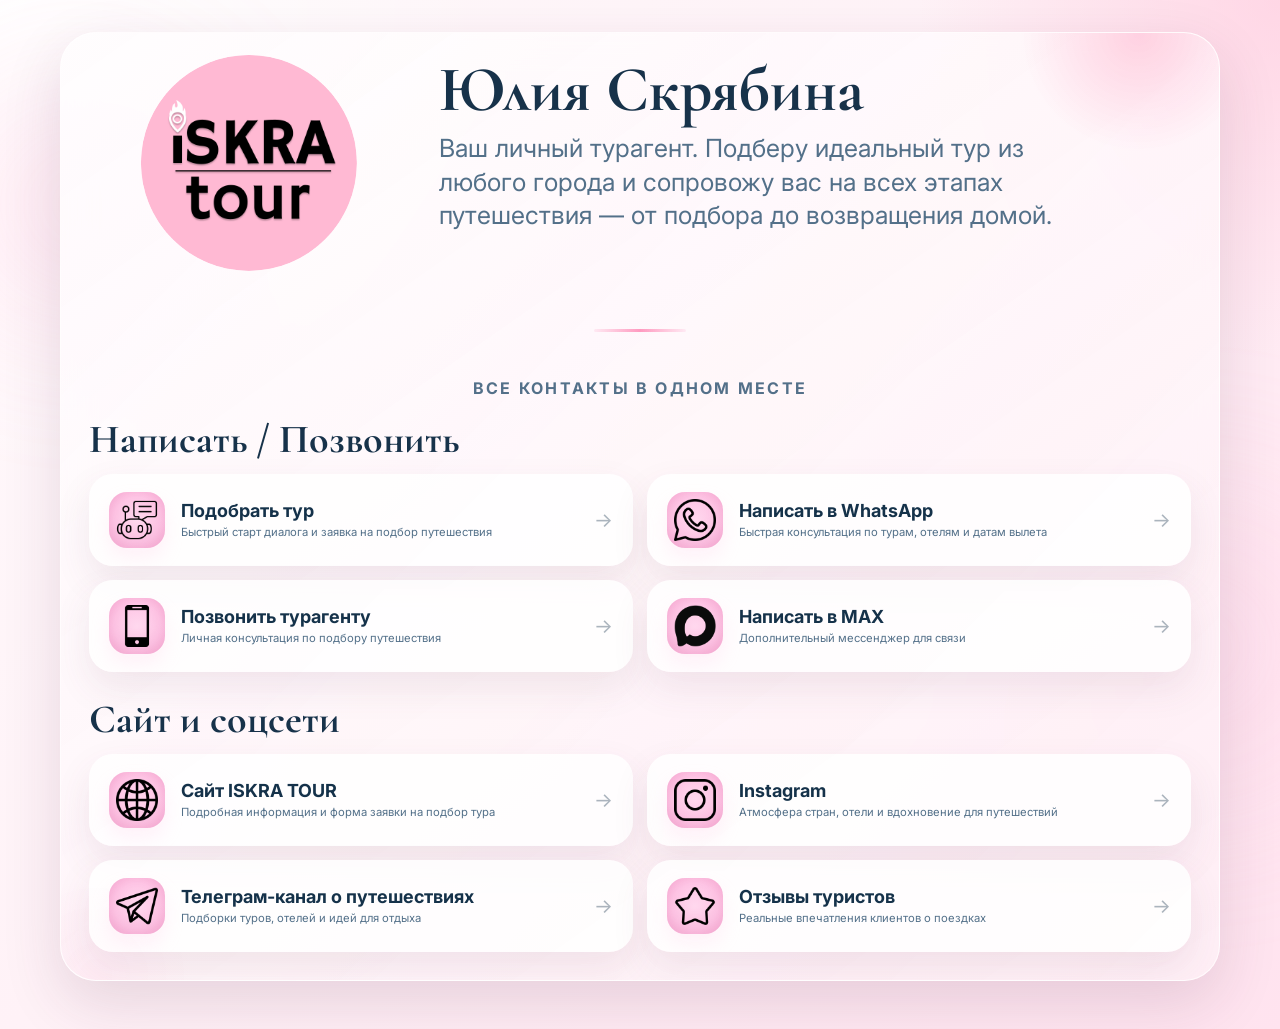
<file: www/iskra-tour.ru/contacts/index.html>
<!DOCTYPE html>
<html lang="ru">
<head>
    <meta charset="UTF-8">
    <meta name="viewport" content="width=device-width, initial-scale=1.0">
    <title>Контакты iSKRA Tour</title>
    <meta name="description" content="Контакты iSKRA Tour: официальный сайт, Telegram, отзывы, бот, телефон, WhatsApp, Instagram и MAX.">
    <meta property="og:type" content="website">
    <meta property="og:title" content="Контакты iSKRA Tour">
    <meta property="og:description" content="Личная онлайн-визитка iSKRA Tour для клиентов и партнеров.">
    <meta property="og:image" content="../images/contacts/main1.png">
    <meta name="apple-mobile-web-app-capable" content="yes">
    <meta name="apple-mobile-web-app-status-bar-style" content="default">
    <meta name="apple-mobile-web-app-title" content="iSKRA Tour">
    <link rel="apple-touch-icon" href="../images/contacts/logo_square.png">
    <link rel="icon" type="image/png" href="../images/contacts/logo_square.png">
    <link rel="preconnect" href="https://fonts.googleapis.com">
    <link rel="preconnect" href="https://fonts.gstatic.com" crossorigin>
    <link href="https://fonts.googleapis.com/css2?family=Cormorant+Garamond:wght@600;700&family=Inter:wght@400;500;600;700&display=swap" rel="stylesheet">
        <style>
        :root {
            --pink-1: #fff7fa;
            --pink-2: #ffe5ee;
            --pink-3: #ffcadb;
            --pink-4: #ffb9d2;
            --pink-5: #ff8fb3;
            --ink: #15324a;
            --ink-soft: #537089;
            --card: rgba(255, 255, 255, 0.82);
            --shadow: 0 22px 60px rgba(75, 35, 69, 0.14);
            --icon-bg: radial-gradient(circle at center, #ffd8ee 0%, #fec5e5 58%, #f7a8d1 100%);
            --icon-shadow: inset 0 -8px 18px rgba(214, 117, 170, 0.16), 0 10px 18px rgba(254, 197, 229, 0.22);
        }

        * { box-sizing: border-box; }

        html {
            -webkit-text-size-adjust: 100%;
            text-size-adjust: 100%;
        }

        body {
            margin: 0;
            min-height: 100vh;
            font-family: 'Inter', sans-serif;
            color: var(--ink);
            position: relative;
            overflow-x: hidden;
            background:
                radial-gradient(circle at top left, rgba(255, 255, 255, 0.95), transparent 30%),
                radial-gradient(circle at top right, rgba(255, 185, 210, 0.45), transparent 22%),
                linear-gradient(135deg, #fffafc 0%, #fff2f7 45%, #ffe3ef 100%);
        }

        body::before,
        body::after {
            content: "";
            position: fixed;
            border-radius: 9999px;
            filter: blur(72px);
            pointer-events: none;
            z-index: 0;
            opacity: 0.55;
            animation: ambientFloat 16s ease-in-out infinite;
        }

        body::before {
            width: 300px;
            height: 300px;
            top: 6%;
            left: -70px;
            background: radial-gradient(circle, rgba(255, 170, 208, 0.55), rgba(255, 170, 208, 0));
        }

        body::after {
            width: 360px;
            height: 360px;
            right: -100px;
            bottom: 8%;
            background: radial-gradient(circle, rgba(255, 205, 229, 0.68), rgba(255, 205, 229, 0));
            animation-delay: -8s;
        }

        @keyframes ambientFloat {
            0%, 100% { transform: translate3d(0, 0, 0) scale(1); }
            50% { transform: translate3d(18px, -16px, 0) scale(1.06); }
        }

        @keyframes heroGlowDrift {
            0%, 100% { transform: translate3d(0, 0, 0) scale(1); }
            50% { transform: translate3d(10px, -8px, 0) scale(1.08); }
        }

        .page-shell {
            position: relative;
            z-index: 1;
            width: min(100%, 1200px);
            margin: 0 auto;
            padding: 32px 20px 48px;
        }

        .hero {
            position: relative;
            overflow: hidden;
            border: 1px solid rgba(255, 255, 255, 0.7);
            border-radius: 36px;
            padding: 28px;
            background:
                linear-gradient(145deg, rgba(255, 255, 255, 0.9), rgba(255, 240, 246, 0.84)),
                linear-gradient(135deg, rgba(255, 185, 210, 0.24), rgba(255, 255, 255, 0));
            box-shadow: var(--shadow);
            backdrop-filter: blur(16px);
            isolation: isolate;
        }

        .hero::before,
        .hero::after {
            content: "";
            position: absolute;
            border-radius: 9999px;
            pointer-events: none;
        }

        .hero::before {
            width: 240px;
            height: 240px;
            top: -120px;
            right: -40px;
            background: radial-gradient(circle, rgba(255, 185, 210, 0.62), transparent 70%);
            animation: heroGlowDrift 12s ease-in-out infinite;
        }

        .hero::after {
            width: 190px;
            height: 190px;
            bottom: -90px;
            left: -60px;
            background: radial-gradient(circle, rgba(255, 185, 210, 0.18), transparent 72%);
            animation: heroGlowDrift 14s ease-in-out infinite reverse;
        }

        .hero-grid {
            position: relative;
            z-index: 1;
            display: grid;
            grid-template-columns: 320px minmax(0, 1fr);
            gap: 30px;
            align-items: start;
        }

        .profile-panel {
            display: flex;
            flex-direction: column;
            align-items: center;
            justify-self: center;
            text-align: center;
            padding: 0 12px;
            margin-top: 8px;
        }

        .avatar-wrap {
            position: relative;
            width: 188px;
            height: 188px;
            margin-bottom: 26px;
        }

        .avatar-image {
            position: absolute;
            inset: 50%;
            width: 115%;
            height: 115%;
            border-radius: 50%;
            object-fit: cover;
            object-position: center;
            border: 0;
            background: transparent;
            transform: translate(-50%, -50%);
        }

        .name {
            margin: 0 0 12px;
            font-family: 'Cormorant Garamond', serif;
            font-size: clamp(44px, 5vw, 66px);
            line-height: 0.92;
            color: #17324a;
        }

        .subtitle {
            margin: 0;
            max-width: 620px;
            font-size: clamp(18px, 2.1vw, 25px);
            line-height: 1.35;
            color: var(--ink-soft);
        }

        .divider {
            width: 92px;
            height: 3px;
            border-radius: 9999px;
            margin: 46px auto;
            background: linear-gradient(90deg, rgba(255, 154, 192, 0.15), #ff9ac0, rgba(255, 154, 192, 0.15));
        }

        .content-panel {
            display: flex;
            flex-direction: column;
            align-items: flex-start;
            gap: 28px;
            padding-top: 0;
        }

        .intro-block {
            width: 100%;
            display: flex;
            flex-direction: column;
            align-items: flex-start;
        }

        .links-section {
            width: 100%;
            margin-top: 0;
        }

        .links-title {
            margin: 0 0 22px;
            text-align: center;
            font-size: 16px;
            letter-spacing: 0.14em;
            text-transform: uppercase;
            color: #537089;
        }

        .links-groups {
            display: grid;
            gap: 18px;
        }

        .links-group {
            position: relative;
            padding: 0;
            border-radius: 0;
            background: transparent;
            border: 0;
            box-shadow: none;
            overflow: visible;
        }

        .links-group::before {
            display: none;
        }

        .group-title {
            position: relative;
            z-index: 1;
            margin: 0 0 16px;
            font-family: 'Cormorant Garamond', serif;
            font-size: clamp(28px, 3.6vw, 40px);
            line-height: 0.95;
            color: #17324a;
        }
        .links-group + .links-group .group-title {
            margin-top: 10px;
        }


        .links-grid {
            position: relative;
            z-index: 1;
            display: grid;
            grid-template-columns: repeat(2, minmax(0, 1fr));
            gap: 14px;
        }

        .link-card {
            position: relative;
            display: flex;
            align-items: center;
            gap: 16px;
            text-decoration: none;
            color: var(--ink);
            padding: 18px 20px;
            border-radius: 24px;
            background: rgba(255, 255, 255, 0.84);
            box-shadow: 0 16px 36px rgba(114, 69, 102, 0.1);
            transition: transform 0.28s ease, box-shadow 0.28s ease;
            overflow: hidden;
        }

        .link-card::before {
            content: "";
            position: absolute;
            inset: 0;
            background: linear-gradient(120deg, transparent 0%, rgba(255, 255, 255, 0.48) 45%, transparent 72%);
            transform: translateX(-140%);
            transition: transform 0.8s ease;
            pointer-events: none;
        }

        .link-card:hover {
            transform: translateY(-4px);
            box-shadow: 0 22px 44px rgba(114, 69, 102, 0.14);
        }

        .link-card:hover::before {
            transform: translateX(140%);
        }

        .icon-wrap {
            position: relative;
            z-index: 1;
            width: 56px;
            height: 56px;
            flex: 0 0 56px;
            border-radius: 18px;
            display: grid;
            place-items: center;
            color: #fff;
            background: var(--icon-bg);
            box-shadow: var(--icon-shadow);
        }

        .icon-wrap img {
            width: 75%;
            height: 75%;
            object-fit: contain;
            border-radius: 0;
            display: block;
            margin: auto;
        }

        .icon-wrap svg {
            width: 26px;
            height: 26px;
        }

        .link-meta { position: relative; z-index: 1; min-width: 0; }
        .link-meta strong { display: block; font-size: 18px; margin-bottom: 4px; }
        .link-meta span { display: block; color: var(--ink-soft); font-size: 11.25px; line-height: 1.32; }
        .arrow { position: relative; z-index: 1; margin-left: auto; color: rgba(21, 50, 74, 0.36); font-size: 20px; }
        .phone-popup {
            position: fixed;
            inset: 0;
            display: none;
            align-items: center;
            justify-content: center;
            padding: 20px;
            background: rgba(21, 50, 74, 0.18);
            backdrop-filter: blur(10px);
            z-index: 100;
        }

        .phone-popup.is-open {
            display: flex;
        }

        .phone-popup-card {
            position: relative;
            width: min(100%, 380px);
            padding: 44px 24px 24px;
            border-radius: 28px;
            background: linear-gradient(145deg, rgba(255, 255, 255, 0.96), rgba(255, 242, 247, 0.94));
            border: 1px solid rgba(255, 255, 255, 0.9);
            box-shadow: 0 28px 70px rgba(104, 56, 90, 0.2);
            text-align: center;
        }

        .phone-popup-close {
            position: absolute;
            top: 12px;
            right: 12px;
            width: 40px;
            height: 40px;
            border: 0;
            border-radius: 9999px;
            background: rgba(255, 154, 192, 0.18);
            color: var(--ink);
            font-size: 22px;
            line-height: 1;
            cursor: pointer;
            transition: background 0.2s ease, transform 0.2s ease;
        }

        .phone-popup-close:hover {
            background: rgba(255, 154, 192, 0.28);
            transform: scale(1.04);
        }

        .phone-popup-title {
            margin: 0 0 10px;
            font-family: 'Cormorant Garamond', serif;
            font-size: 36px;
            line-height: 0.95;
            color: #17324a;
        }

        .phone-popup-number {
            margin: 0 0 18px;
            font-size: 24px;
            font-weight: 700;
            letter-spacing: 0.03em;
            color: #17324a;
        }

        .phone-popup-copy {
            border: 0;
            border-radius: 18px;
            padding: 14px 18px;
            width: 100%;
            font-size: 16px;
            font-weight: 600;
            color: #17324a;
            cursor: pointer;
            background: radial-gradient(circle at center, #ffd8ee 0%, #fec5e5 58%, #f7a8d1 100%);
            box-shadow: inset 0 -8px 18px rgba(214, 117, 170, 0.16), 0 10px 18px rgba(254, 197, 229, 0.22);
            transition: transform 0.2s ease, box-shadow 0.2s ease;
        }

        .phone-popup-copy:hover {
            transform: translateY(-2px);
            box-shadow: inset 0 -8px 18px rgba(214, 117, 170, 0.16), 0 14px 26px rgba(254, 197, 229, 0.3);
        }

        .phone-popup-status {
            min-height: 20px;
            margin: 12px 0 0;
            font-size: 14px;
            color: #a35a7d;
        }

        @media (max-width: 960px) {
            body::before,
            body::after {
                opacity: 0.32;
            }

            .hero-grid { grid-template-columns: 1fr; }
            .content-panel { align-items: center; }
            .intro-block {
                align-items: center;
                text-align: center;
            }
            .divider { margin: 26px auto; }
        }

        @media (max-width: 640px) {
            .page-shell { padding: 16px 14px 36px; }
            .hero { padding: 22px 16px 20px; border-radius: 28px; }
            .avatar-wrap { width: 154px; height: 154px; margin-bottom: 18px; }
            .name { margin: -10px 0 12px; }
            .subtitle { font-size: 17px; }
            .divider { margin: 26px auto; }
            .links-title { margin: 0 0 22px; }
            .links-groups { gap: 18px; }
            .links-group { padding: 0; border-radius: 0; }
            .links-grid { grid-template-columns: 1fr; }
            .group-title { font-size: 30px; margin-bottom: 14px; }
            .link-card {
                gap: 14px;
                padding: 10px;
                border-radius: 22px;
            }
            .icon-wrap {
                width: 52px;
                height: 52px;
                flex: 0 0 52px;
                border-radius: 16px;
            }
            .link-meta strong {
                font-size: 16px;
                margin-bottom: 3px;
                line-height: 1.15;
            }
            .link-meta span {
                font-size: 10.5px;
                line-height: 1.24;
            }
            .arrow {
                font-size: 18px;
            }
        }
    </style>
</head>
<body>
    <main class="page-shell">
        <section class="hero">
            <div class="hero-grid">
                <div class="profile-panel">
                    <div class="avatar-wrap">
                        <img src="../images/contacts/main1.png" alt="iSKRA Tour" class="avatar-image">

                    </div>

                </div>

                <div class="content-panel">
                    <div class="intro-block">
                        <h1 class="name">Юлия Скрябина</h1>
                        <p class="subtitle">Ваш личный турагент. Подберу идеальный тур из любого города и сопровожу вас на всех этапах путешествия — от подбора до возвращения домой.</p>
                    </div>

                </div>
            </div>

            <div class="divider"></div>

            <section class="links-section">
                <h2 class="links-title">Все контакты в одном месте</h2>
                <div class="links-groups">
                    <div class="links-group">
                        <h3 class="group-title">Написать / Позвонить</h3>
                        <div class="links-grid">
                            <a class="link-card" href="https://t.me/iskra_tour_bot" target="_blank" rel="noopener noreferrer">
                                <div class="icon-wrap bot">
                                    <img src="../images/contacts/1-bot.png" alt="Подобрать тур" style="width: 80%; height: 80%;">
                                </div>
                                <div class="link-meta">
                                    <strong>Подобрать тур</strong>
                                    <span>Быстрый старт диалога и заявка на подбор путешествия</span>
                                </div>
                                <span class="arrow">→</span>
                            </a>

                            <a class="link-card" href="https://wa.me/79167977999" target="_blank" rel="noopener noreferrer">
                                <div class="icon-wrap whatsapp">
                                    <img src="../images/contacts/2-whatsapp.png" alt="WhatsApp">
                                </div>
                                <div class="link-meta">
                                    <strong>Написать в WhatsApp</strong>
                                    <span>Быстрая консультация по турам, отелям и датам вылета</span>
                                </div>
                                <span class="arrow">→</span>
                            </a>

                            <a class="link-card" href="tel:+79167977999" id="phoneLink">
                                <div class="icon-wrap phone">
                                    <img src="../images/contacts/3-call.png" alt="Позвонить турагенту">
                                </div>
                                <div class="link-meta">
                                    <strong>Позвонить турагенту</strong>
                                    <span>Личная консультация по подбору путешествия</span>
                                </div>
                                <span class="arrow">→</span>
                            </a>

                            <a class="link-card" href="https://clck.ru/3RU2Bw" target="_blank" rel="noopener noreferrer">
                                <div class="icon-wrap max">
                                    <img src="../images/contacts/4-max.png" alt="MAX">
                                </div>
                                <div class="link-meta">
                                    <strong>Написать в MAX</strong>
                                    <span>Дополнительный мессенджер для связи</span>
                                </div>
                                <span class="arrow">→</span>
                            </a>
                        </div>
                    </div>

                    <div class="links-group">
                        <h3 class="group-title">Сайт и соцсети</h3>
                        <div class="links-grid">
                            <a class="link-card" href="https://iskra-tour.ru" target="_blank" rel="noopener noreferrer">
                                <div class="icon-wrap site">
                                    <img src="../images/contacts/5-site.png" alt="Сайт ISKRA TOUR">
                                </div>
                                <div class="link-meta">
                                    <strong>Сайт ISKRA TOUR</strong>
                                    <span>Подробная информация и форма заявки на подбор тура</span>
                                </div>
                                <span class="arrow">→</span>
                            </a>

                            <a class="link-card" href="https://www.instagram.com/iskra.tour/" target="_blank" rel="noopener noreferrer">
                                <div class="icon-wrap instagram">
                                    <img src="../images/contacts/6-instagram.png" alt="Instagram">
                                </div>
                                <div class="link-meta">
                                    <strong>Instagram</strong>
                                    <span>Атмосфера стран, отели и вдохновение для путешествий</span>
                                </div>
                                <span class="arrow">→</span>
                            </a>

                            <a class="link-card" href="https://t.me/iskratour" target="_blank" rel="noopener noreferrer">
                                <div class="icon-wrap telegram">
                                    <img src="../images/contacts/7-telegram.png" alt="Телеграм-канал о путешествиях">
                                </div>
                                <div class="link-meta">
                                    <strong>Телеграм-канал о путешествиях</strong>
                                    <span>Подборки туров, отелей и идей для отдыха</span>
                                </div>
                                <span class="arrow">→</span>
                            </a>

                            <a class="link-card" href="https://t.me/iskra_otziv" target="_blank" rel="noopener noreferrer">
                                <div class="icon-wrap reviews">
                                    <img src="../images/contacts/8-feedback.png" alt="Отзывы туристов">
                                </div>
                                <div class="link-meta">
                                    <strong>Отзывы туристов</strong>
                                    <span>Реальные впечатления клиентов о поездках</span>
                                </div>
                                <span class="arrow">→</span>
                            </a>
                        </div>
                    </div>
                </div>
            </section>

        </section>
    </main>
    <div class="phone-popup" id="phonePopup" aria-hidden="true">
        <div class="phone-popup-card" role="dialog" aria-modal="true" aria-labelledby="phonePopupTitle">
            <button type="button" class="phone-popup-close" id="phonePopupClose" aria-label="Закрыть окно">&times;</button>
            <h2 class="phone-popup-title" id="phonePopupTitle">Мой номер телефона</h2>
            <p class="phone-popup-number">+7 916 797-79-99</p>
            <button type="button" class="phone-popup-copy" id="phonePopupCopy">Скопировать номер</button>
            <p class="phone-popup-status" id="phonePopupStatus"></p>
        </div>
    </div>

    <script>
        (function () {
            const phoneLink = document.getElementById('phoneLink');
            const phonePopup = document.getElementById('phonePopup');
            const phonePopupClose = document.getElementById('phonePopupClose');
            const phonePopupCopy = document.getElementById('phonePopupCopy');
            const phonePopupStatus = document.getElementById('phonePopupStatus');
            const phoneNumberRaw = '+79167977999';

            if (!phoneLink || !phonePopup || !phonePopupClose || !phonePopupCopy || !phonePopupStatus) return;

            const isMobileView = () => window.matchMedia('(max-width: 960px)').matches;

            const openPhonePopup = () => {
                phonePopup.classList.add('is-open');
                phonePopup.setAttribute('aria-hidden', 'false');
                phonePopupStatus.textContent = '';
                document.body.style.overflow = 'hidden';
            };

            const closePhonePopup = () => {
                phonePopup.classList.remove('is-open');
                phonePopup.setAttribute('aria-hidden', 'true');
                document.body.style.overflow = '';
            };

            phoneLink.addEventListener('click', function (event) {
                if (isMobileView()) return;
                event.preventDefault();
                openPhonePopup();
            });

            phonePopupClose.addEventListener('click', closePhonePopup);

            phonePopup.addEventListener('click', function (event) {
                if (event.target === phonePopup) closePhonePopup();
            });

            document.addEventListener('keydown', function (event) {
                if (event.key === 'Escape' && phonePopup.classList.contains('is-open')) closePhonePopup();
            });

            phonePopupCopy.addEventListener('click', async function () {
                try {
                    if (navigator.clipboard && window.isSecureContext) {
                        await navigator.clipboard.writeText(phoneNumberRaw);
                    } else {
                        const input = document.createElement('input');
                        input.value = phoneNumberRaw;
                        document.body.appendChild(input);
                        input.select();
                        document.execCommand('copy');
                        document.body.removeChild(input);
                    }
                    phonePopupStatus.textContent = 'Номер скопирован';
                } catch (error) {
                    phonePopupStatus.textContent = 'Не удалось скопировать номер';
                }
            });
        })();
    </script>
</body>
</html>
</file>
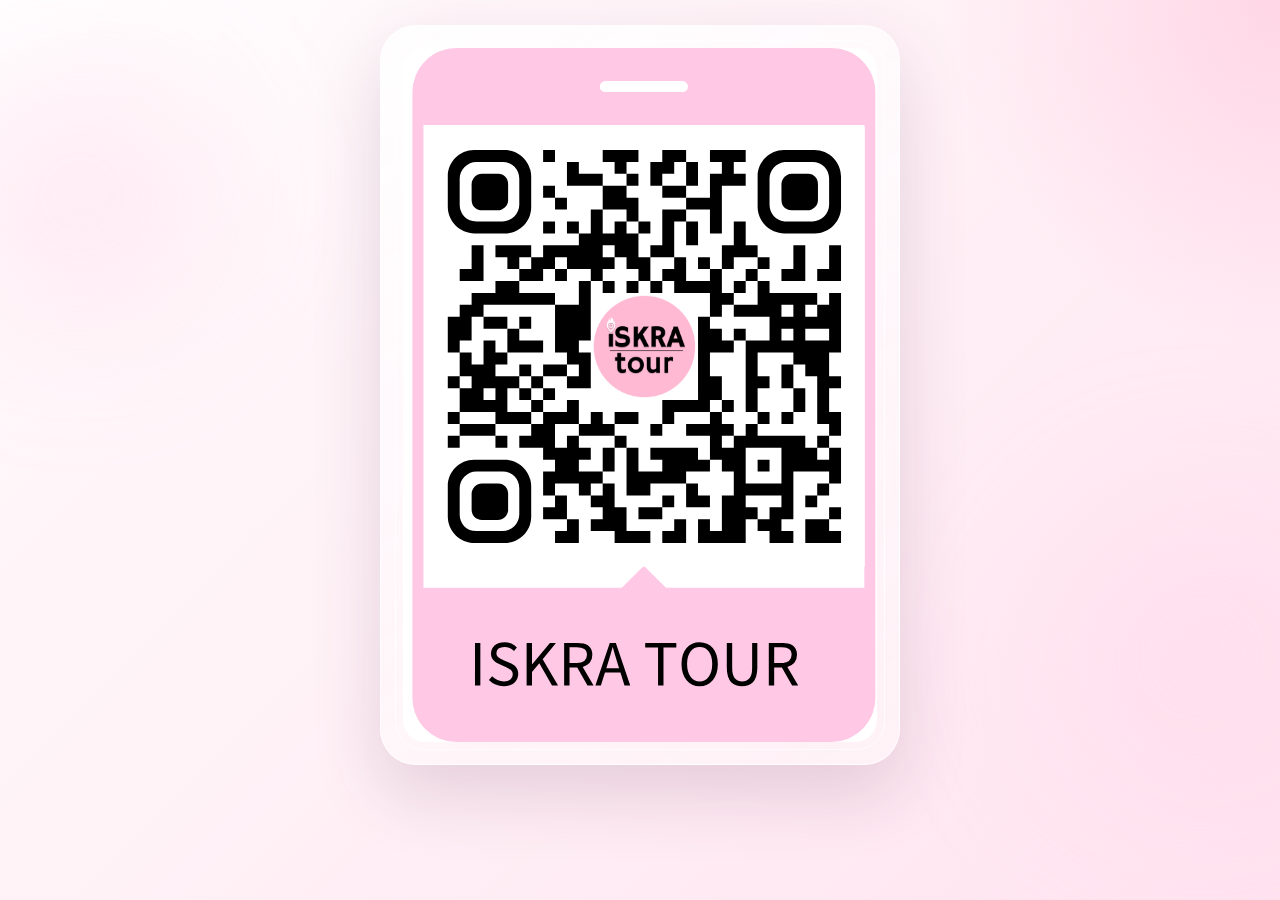
<file: www/iskra-tour.ru/qr/index.html>
<!DOCTYPE html>
<html lang="ru">
<head>
    <meta charset="UTF-8">
    <meta name="viewport" content="width=device-width, initial-scale=1.0">
    <title>QR-код iSKRA Tour</title>
    <meta name="description" content="QR-код iSKRA Tour для быстрого перехода на страницу контактов.">
    <meta property="og:type" content="website">
    <meta property="og:title" content="QR-код iSKRA Tour">
    <meta property="og:description" content="Быстрый переход на страницу контактов iSKRA Tour.">
    <meta property="og:image" content="https://iskra-tour.ru/images/qr/contacts-qr.svg">
    <meta name="apple-mobile-web-app-capable" content="yes">
    <meta name="apple-mobile-web-app-status-bar-style" content="default">
    <meta name="apple-mobile-web-app-title" content="iSKRA Tour">
    <link rel="apple-touch-icon" href="../images/qr/logo_square.png">
    <link rel="icon" type="image/png" href="../images/qr/logo_square.png">
    <style>
        :root {
            --shadow: 0 28px 70px rgba(84, 38, 73, 0.16);
        }

        * { box-sizing: border-box; }

        html {
            -webkit-text-size-adjust: 100%;
            text-size-adjust: 100%;
        }

        body {
            margin: 0;
            min-height: 100vh;
            display: grid;
            place-items: start center;
            padding: 25px 24px 24px;
            overflow-x: hidden;
            background:
                radial-gradient(circle at top left, rgba(255, 255, 255, 0.95), transparent 30%),
                radial-gradient(circle at top right, rgba(255, 185, 210, 0.45), transparent 22%),
                linear-gradient(135deg, #fffafc 0%, #fff2f7 45%, #ffe3ef 100%);
        }

        body::before,
        body::after {
            content: "";
            position: fixed;
            border-radius: 9999px;
            filter: blur(72px);
            pointer-events: none;
            z-index: 0;
            opacity: 0.5;
        }

        body::before {
            width: 320px;
            height: 320px;
            top: 4%;
            left: -80px;
            background: radial-gradient(circle, rgba(255, 170, 208, 0.55), rgba(255, 170, 208, 0));
        }

        body::after {
            width: 380px;
            height: 380px;
            right: -110px;
            bottom: 6%;
            background: radial-gradient(circle, rgba(255, 205, 229, 0.68), rgba(255, 205, 229, 0));
        }

        .qr-shell {
            position: relative;
            z-index: 1;
            width: min(100%, 520px);
            border-radius: 36px;
            padding: 22px;
            border: 1px solid rgba(255, 255, 255, 0.76);
            background:
                linear-gradient(150deg, rgba(255, 255, 255, 0.92), rgba(255, 242, 247, 0.88)),
                linear-gradient(135deg, rgba(255, 185, 210, 0.2), rgba(255, 255, 255, 0));
            backdrop-filter: blur(16px);
            box-shadow: var(--shadow);
        }

        .qr-shell::before {
            content: "";
            position: absolute;
            inset: 14px;
            border-radius: 28px;
            border: 1px solid rgba(255, 255, 255, 0.72);
            pointer-events: none;
        }

        .qr-image {
            position: relative;
            z-index: 1;
            display: block;
            width: 100%;
            height: auto;
            border-radius: 22px;
            background: #fff;
        }

        @media (max-width: 640px) {
            body { padding: 25px 14px 14px; }
            .qr-shell {
                border-radius: 28px;
                padding: 16px;
            }
            .qr-shell::before {
                inset: 10px;
                border-radius: 22px;
            }
            .qr-image {
                border-radius: 18px;
            }
        }
    </style>
</head>
<body>
    <main class="qr-shell">
        <img class="qr-image" src="../images/qr/contacts-qr.svg" alt="QR-код на страницу contacts iSKRA Tour">
    </main>
</body>
</html>
</file>
<file: www/iskra-tour.ru/css/styles.css>
/* Custom Styles for iSKRA Tour */

/* Color Palette */
:root {
    --soft-pink: #FFF5F7;
    --light-pink: #FFE5EB;
    --medium-pink: #FFD6E0;
    --accent-pink: #FFA3B5;
    --dark-pink: #FF8AA5;
    --darker-pink: #FF6B8E;
    --text-dark: #7C2D48;
    --text-medium: #9F4A63;
    --text-light: #B96885;
}

/* Font Configuration */
body {
    font-family: 'Inter', sans-serif;
    scroll-behavior: smooth;
}

/* Reusable gradient backgrounds to replace repeated inline styles */
.bg-gradient-main {
    background: linear-gradient(135deg, #FFB9D4, #FFA3C9);
}

.bg-gradient-accent {
    background: linear-gradient(135deg, #FFB9D4, #FFADD8);
}

/* Card backgrounds with shadow */
.card-soft {
    background: linear-gradient(135deg, #FFE8F0 0%, #FFFFFF 100%);
    box-shadow: 0 20px 60px rgba(0, 0, 0, 0.1);
}

.card-light {
    background: linear-gradient(135deg, #FFFFFF 0%, #FFFBFE 100%);
    box-shadow: 0 10px 40px rgba(0, 0, 0, 0.15);
}

/* Form status messages */
.form-message {
    font-size: 0.9rem;
    margin-top: 0.25rem;
}

.form-message-success {
    color: #166534;
}

.form-message-error {
    color: #991b1b;
}

h1, h2, h3, h4, h5, h6 {
    font-family: 'Inter', sans-serif;
}

/* Reduce spacing globally */
section {
    padding-top: 3rem !important;
    padding-bottom: 3rem !important;
}

h2 {
    margin-bottom: 2.5rem !important;
}

/* Smooth scrolling */
html {
    scroll-behavior: smooth;
}

/* Header styles */
.nav-link {
    position: relative;
    padding-bottom: 4px;
}

/* Header nav padding: no vertical padding below 1300px */
@media (max-width: 1299px) {
    .header-nav {
        padding-top: 0 !important;
        padding-bottom: 0 !important;
    }
}

/* Rounded translucent header background only on desktop */
@media (min-width: 768px) {
    .header-nav {
        background: rgba(255, 255, 255, 0.05);
        backdrop-filter: blur(2px);
        border-radius: 9999px;
    }
}

.nav-link::after {
    content: '';
    position: absolute;
    bottom: 0;
    left: 0;
    width: 0;
    height: 2px;
    background: linear-gradient(90deg, var(--accent-pink), var(--dark-pink));
    transition: width 0.3s ease;
}

.nav-link:hover::after {
    width: 100%;
}

/* Hero section */
#home {
    position: relative;
}

#home::before {
    content: '';
    position: absolute;
    inset: 0;
    background: linear-gradient(180deg, rgba(248, 220, 224, 0.1) 0%, rgba(255, 255, 255, 0.95) 100%);
    z-index: 1;
}

#home > * {
    position: relative;
    z-index: 2;
}

/* Hero title background for better readability on image (mobile only) */

#home .flex.flex-col {
  gap: 0.1rem;
  text-align: center;
  align-items: center;
}

#home #heroForm {
  width: 100%;
  margin-left: auto;
  margin-right: auto;
  margin-bottom: 10px;
}

/* Direction cards */
.direction-card {
    cursor: pointer;
    transition: all 0.3s ease;
}

.direction-card:hover {
    transform: translateY(-8px);
}

/* Modal styles */
.modal {
    animation: fadeIn 0.3s ease;
}

@keyframes fadeIn {
    from {
        opacity: 0;
    }
    to {
        opacity: 1;
    }
}

.modal-content {
    animation: slideUp 0.3s ease;
}

@keyframes slideUp {
    from {
        transform: translateY(20px);
        opacity: 0;
    }
    to {
        transform: translateY(0);
        opacity: 1;
    }
}

/* FAQ accordion */
.faq-item {
    transition: all 0.3s ease;
}

.faq-item.active {
    background: linear-gradient(135deg, #fce7f3 0%, #ffffff 100%);
}

.faq-answer {
    transition: all 0.3s ease;
}

.faq-item.active .faq-answer {
    display: block;
    animation: slideDown 0.3s ease;
}

@keyframes slideDown {
    from {
        opacity: 0;
        transform: translateY(-10px);
    }
    to {
        opacity: 1;
        transform: translateY(0);
    }
}

.faq-item.active .faq-question span:last-child {
    transform: rotate(45deg);
}

/* Scroll reveal */
[data-aos] {
    transition-duration: 0.8s;
}

/* Mobile menu */
#mobileMenu {
    animation: slideDown 0.3s ease;
}

/* Gradient animations */
@keyframes gradient {
    0% {
        background-position: 0% 50%;
    }
    50% {
        background-position: 100% 50%;
    }
    100% {
        background-position: 0% 50%;
    }
}

/* Button hover effects */
button, .btn {
    transition: all 0.3s cubic-bezier(0.4, 0, 0.2, 1);
}

button:hover, .btn:hover {
    filter: brightness(1.05);
}

/* Form inputs */
input:focus {
    box-shadow: 0 0 0 3px rgba(236, 72, 153, 0.1);
}

/* Custom scrollbar */
::-webkit-scrollbar {
    width: 10px;
}

::-webkit-scrollbar-track {
    background: #FFE5EB;
}

::-webkit-scrollbar-thumb {
    background: linear-gradient(180deg, var(--accent-pink), var(--dark-pink));
    border-radius: 5px;
}

::-webkit-scrollbar-thumb:hover {
    background: linear-gradient(180deg, var(--dark-pink), var(--darker-pink));
}

/* Loading animation */
.loading {
    display: inline-block;
    width: 20px;
    height: 20px;
    border: 3px solid rgba(236, 72, 153, 0.3);
    border-radius: 50%;
    border-top-color: #ec4899;
    animation: spin 1s ease-in-out infinite;
}

@keyframes spin {
    to {
        transform: rotate(360deg);
    }
}

/* Mobile optimizations */
@media (max-width: 768px) {
    .direction-card img {
        height: 200px;
    }
    
    .modal-content {
        max-width: 95%;
    }
}

/* Responsive: header and hero at 1300px breakpoint */
@media (max-width: 1299px) {
  .container {
    max-width: 600px;
  }

  .max-w-6xl,
  .max-w-5xl,
  .max-w-4xl,
  .max-w-3xl,
  .max-w-2xl,
  .max-w-xl,
  .max-w-lg,
  .max-w-md,
  .modal-content,
  .modal-content.max-w-4xl,
  .max-w-5xl.mx-auto,
  .max-w-6xl.mx-auto,
  .max-w-4xl.w-full,
  .max-w-3xl.mx-auto {
    max-width: 600px;
    margin-left: auto;
    margin-right: auto;
  }

  #home .flex.flex-col {
    text-align: left;
    align-items: flex-start;
  }

  #home #heroForm {
    margin-bottom: 10px;
  }
}

@media (min-width: 1300px) {
  #header .desktop-nav { display: flex !important; }
  #header #openFormBtn { display: block !important; }
  #header #mobileMenuBtn { display: none !important; }

  .hero-image-col { display: block !important; }
  .hero-section {
    background: linear-gradient(135deg, #FFFBFE 0%, #FFE8F0 50%, #FFE5EB 100%) !important;
  }

  #home .flex.flex-col {
    text-align: left;
    align-items: flex-start;
  }

  #home #heroForm {
    margin-left: 0;
    margin-right: 0;
    margin-bottom: 10px;
  }
}

/* Print styles */
@media print {
    header, footer, .faq-question, button {
        display: none;
    }
}

#aboutModal .modal-about-picture {
  width: 100%;
  margin-left: auto;
  margin-right: auto;
}

@media (max-width: 1299px) {
  #aboutModal .modal-about-picture {
    width: 80%;
  }
}

.px-6 {
  padding-left: 1.5rem !important;
  padding-right: 1.5rem !important;
}

/* Desktop: text size for "Готовы к новому приключению?" block */
@media (min-width: 1300px) {
  .adventure-text {
    font-size: 16px;
  }
  
  /* Desktop: shift photo and background down by 30px */
  .desktop-photo-bg {
    top: calc(-1.5rem + 30px) !important;
  }
  
  .desktop-photo-img {
    margin-top: 30px;
  }
}



.footer-social-links {
    display: flex;
    justify-content: center;
    align-items: center;
    gap: 1rem;
    flex-wrap: nowrap;
    width: 100%;
    margin: 0 auto;
}

.footer-social-link {
    width: 2.5rem;
    height: 2.5rem;
    border-radius: 9999px;
    display: inline-flex;
    align-items: center;
    justify-content: center;
    flex: 0 0 2.5rem;
    transition: transform 0.3s ease, box-shadow 0.3s ease;
    box-shadow: 0 10px 25px rgba(0, 0, 0, 0.2);
    overflow: hidden;
}

.footer-social-link:hover {
    transform: scale(1.1);
}

.footer-social-link-max-image {
    width: 100%;
    height: 100%;
    object-fit: cover;
    border-radius: 9999px;
    display: block;
}
</file>
